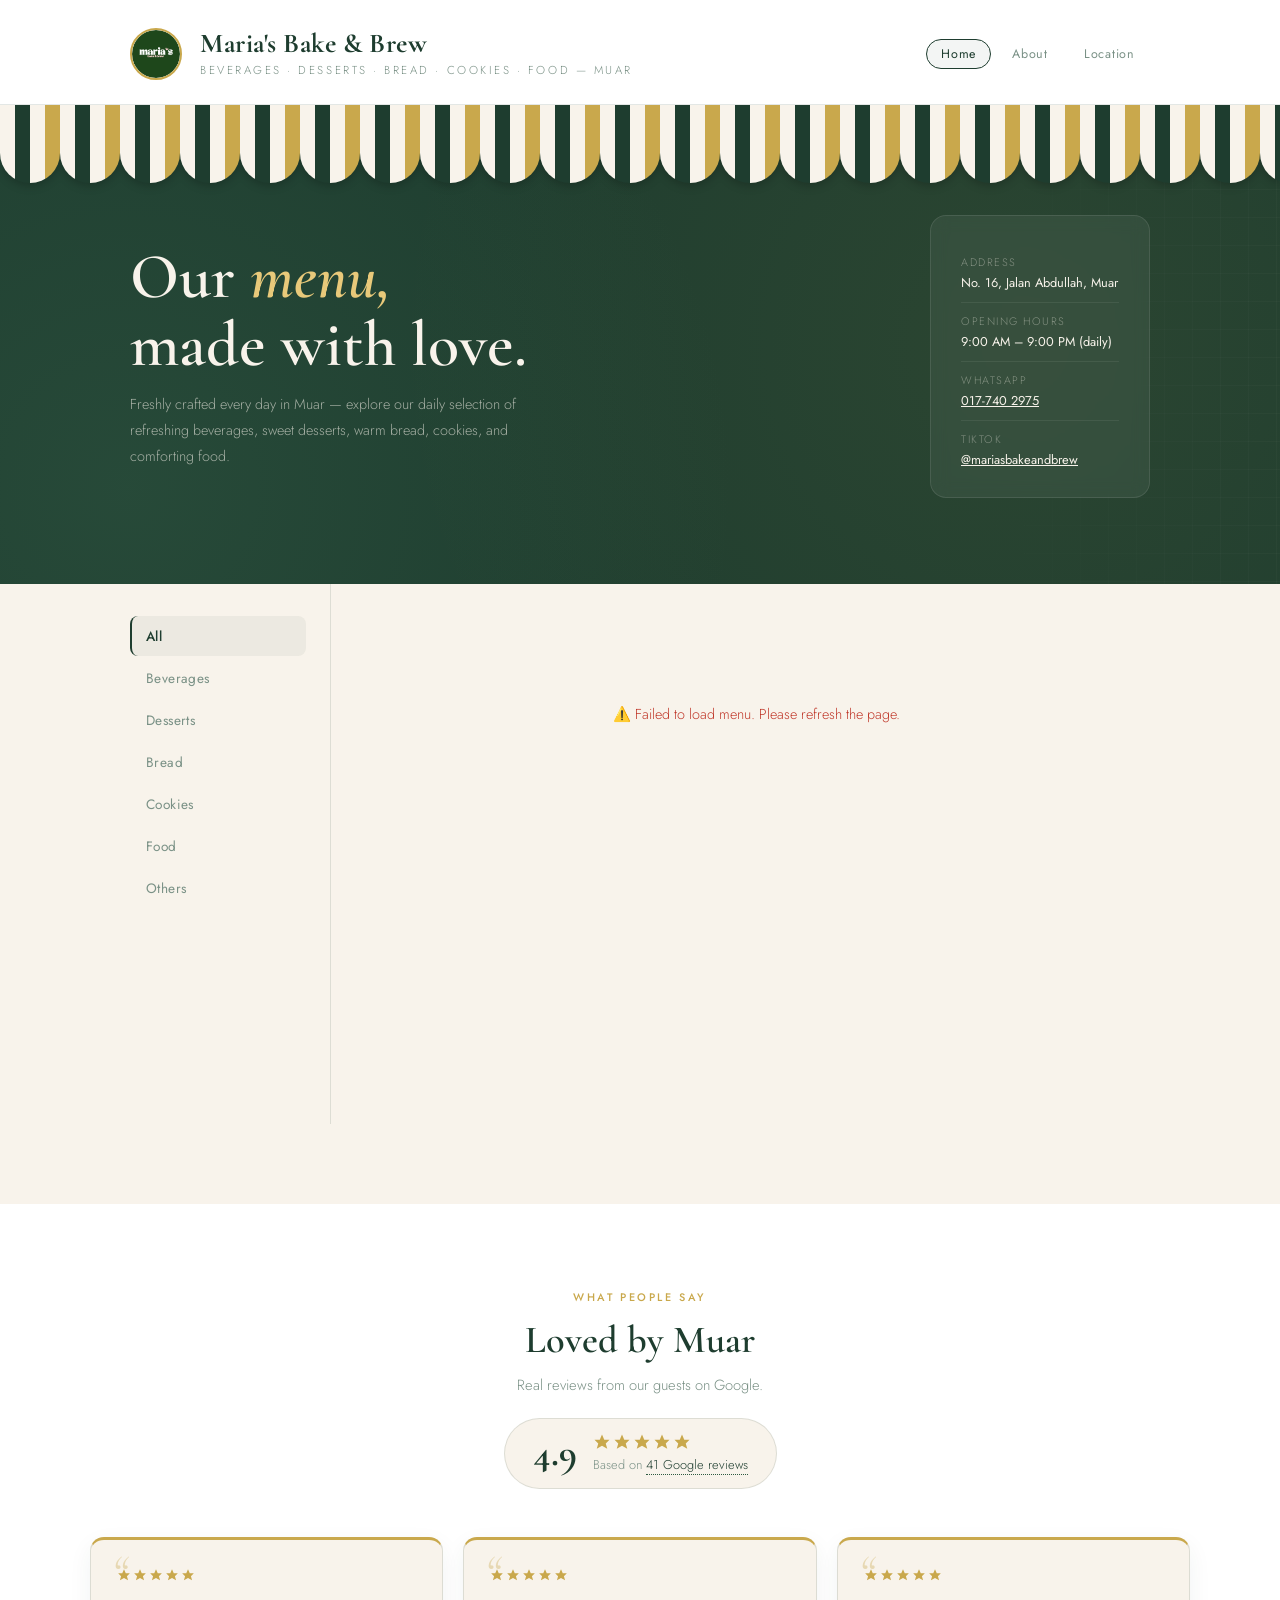
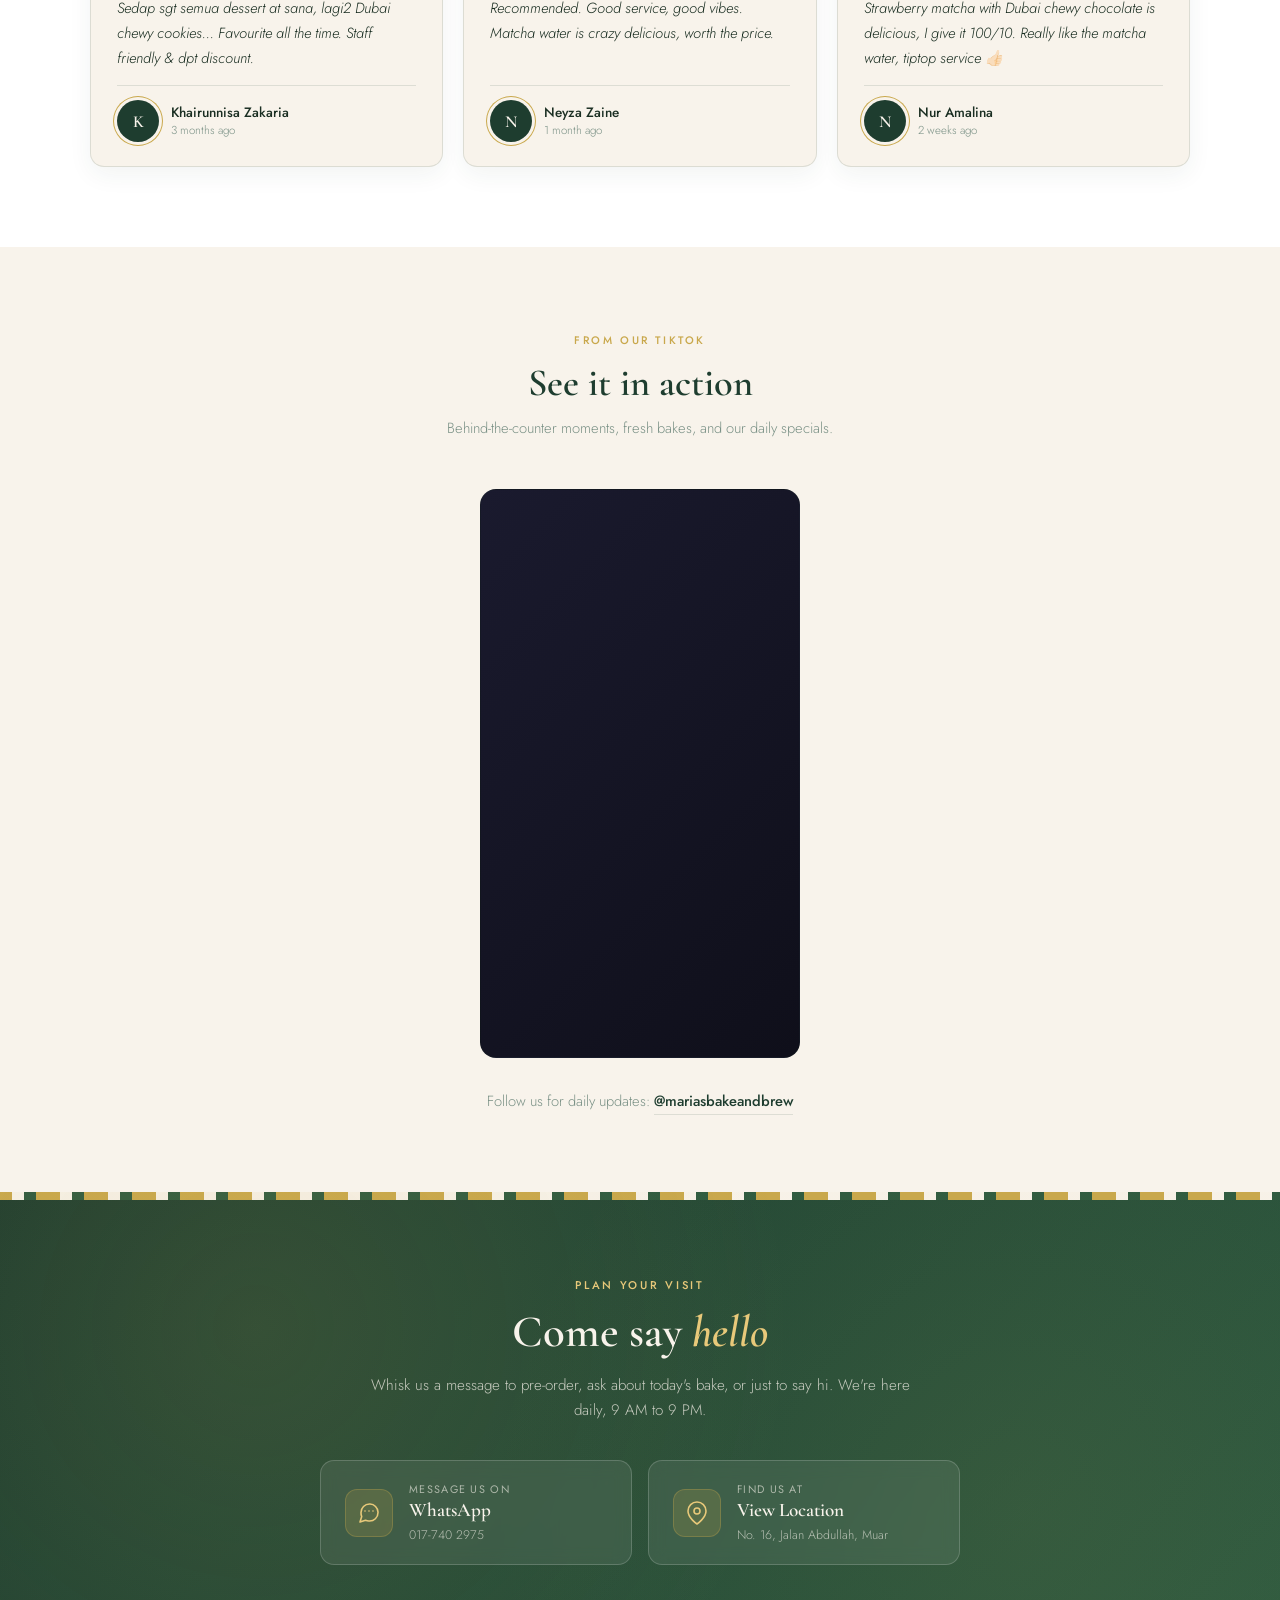
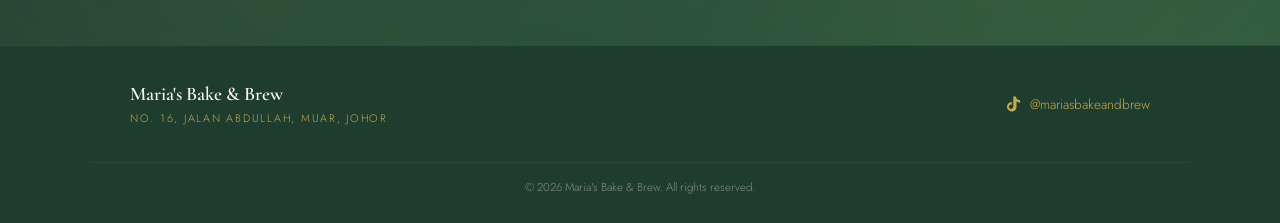
<file: index.html>
<!DOCTYPE html>
<html lang="en">
<head>
<meta charset="UTF-8">
<meta name="viewport" content="width=device-width, initial-scale=1.0">
<title>Maria's Bake & Brew — Café in Muar | Menu, Reviews & Location</title>
<meta name="description" content="Maria's Bake & Brew — beverages, desserts, bread, cookies & food in Muar. See our menu, read customer reviews, and find us at No. 16, Jalan Abdullah.">
<link rel="canonical" href="https://mariasbakeandbrew.my/">
<link rel="icon" type="image/x-icon" href="/favicon.ico">
<link rel="icon" type="image/png" sizes="32x32" href="/favicon-32.png">
<link rel="icon" type="image/png" sizes="16x16" href="/favicon-16.png">
<link rel="apple-touch-icon" sizes="180x180" href="/favicon-180.png">
<meta property="og:title" content="Maria's Bake & Brew — Café in Muar | Menu, Reviews & Location">
<meta property="og:description" content="Beverages, desserts, bread, cookies & food in Muar. Visit us at No. 16, Jalan Abdullah. Open daily 9 AM – 9 PM.">
<meta property="og:type" content="restaurant">
<meta property="og:url" content="https://mariasbakeandbrew.my/">
<meta property="og:locale" content="en_MY">
<meta property="og:image" content="https://mariasbakeandbrew.my/assets/og-image.jpg">
<meta property="og:image:width" content="1200">
<meta property="og:image:height" content="630">
<meta property="og:image:alt" content="Maria's Bake & Brew — café and bakery in Muar, Johor">
<meta name="twitter:card" content="summary_large_image">
<link rel="stylesheet" href="assets/style.css">
<link rel="stylesheet" href="assets/social-proof.css">
<link href="https://fonts.googleapis.com/css2?family=Cormorant+Garamond:ital,wght@0,400;0,600;0,700;1,400;1,600&family=Jost:wght@300;400;500&display=swap" rel="stylesheet">
<style>
  :root {
    --green-deep:   #1E3D2F;
    --green-mid:    #2D5A40;
    --green-light:  #4A7C5F;
    --cream:        #F8F3EB;
    --cream-dark:   #EDE5D4;
    --white:        #FFFFFF;
    --gold:         #C9A84C;
    --gold-light:   #E8C97A;
    --text-dark:    #1A2E22;
    --text-muted:   #7A9186;
    --card-border:  rgba(30,61,47,0.12);
  }

  * { margin: 0; padding: 0; box-sizing: border-box; }
  body { background: var(--cream); color: var(--text-dark); font-family: 'Jost', sans-serif; font-weight: 300; }

  header { background: var(--white); border-bottom: 1px solid var(--card-border); box-shadow: 0 2px 24px rgba(30,61,47,0.06); }
  .header-inner { max-width: 1100px; margin: 0 auto; padding: 28px 40px 24px; display: flex; justify-content: space-between; align-items: center; gap: 24px; }
  .logo-block { display: flex; align-items: center; gap: 18px; }
  .logo-icon { width: 52px; height: 52px; border-radius: 50%; overflow: hidden; flex-shrink: 0; border: 2px solid var(--gold); }
  .logo-icon img { width: 100%; height: 100%; object-fit: cover; object-position: center 30%; }
  .logo-text h1 { font-family: 'Cormorant Garamond', serif; font-size: 1.7rem; font-weight: 700; color: var(--green-deep); letter-spacing: 0.02em; line-height: 1; }
  .logo-text p { font-size: 0.72rem; color: var(--text-muted); letter-spacing: 0.22em; text-transform: uppercase; margin-top: 5px; }
  .header-right { display: flex; flex-direction: column; align-items: flex-end; gap: 10px; }
  .live-badge { display: flex; align-items: center; gap: 7px; background: var(--green-deep); color: var(--cream); padding: 7px 16px; border-radius: 100px; font-size: 0.72rem; letter-spacing: 0.1em; text-transform: uppercase; }
  .live-dot { width: 6px; height: 6px; background: #7FD99A; border-radius: 50%; animation: blink 2s infinite; }
  @keyframes blink { 0%,100%{opacity:1} 50%{opacity:0.3} }
  nav { display: flex; gap: 6px; }
  nav a { font-size: 0.78rem; color: var(--text-muted); text-decoration: none; padding: 5px 14px; border-radius: 100px; border: 1px solid transparent; letter-spacing: 0.06em; transition: all 0.2s; font-weight: 400; }
  nav a:hover, nav a.active { color: var(--green-deep); border-color: var(--green-deep); background: rgba(30,61,47,0.05); }

  .notice-bar { background: var(--gold); text-align: center; padding: 10px 20px; font-size: 0.78rem; letter-spacing: 0.08em; color: var(--green-deep); font-weight: 500; }
  .notice-bar span { opacity: 0.7; margin: 0 8px; }

  .hero { background: var(--green-deep); position: relative; overflow: hidden; padding-bottom: 30px; }
  .hero::before { content: ''; position: absolute; inset: 0; background-image: radial-gradient(circle at 80% 50%, rgba(201,168,76,0.08) 0%, transparent 60%), radial-gradient(circle at 10% 80%, rgba(74,124,95,0.2) 0%, transparent 50%); }
  .hero::after { content: ''; position: absolute; right: 0; top: 0; bottom: 0; width: 340px; background-image: linear-gradient(rgba(255,255,255,0.04) 1px, transparent 1px), linear-gradient(90deg, rgba(255,255,255,0.04) 1px, transparent 1px); background-size: 28px 28px; mask-image: linear-gradient(to left, rgba(0,0,0,0.6), transparent); }
  .hero-inner { max-width: 1100px; margin: 0 auto; padding: 110px 40px 56px; display: grid; grid-template-columns: 1fr auto; gap: 40px; align-items: center; position: relative; z-index: 1; }
  .hero-text h2 { font-family: 'Cormorant Garamond', serif; font-size: clamp(2.8rem, 5vw, 4.2rem); font-weight: 600; color: var(--cream); line-height: 1.05; }
  .hero-text h2 em { font-style: italic; color: var(--gold-light); }
  .hero-text p { color: rgba(248,243,235,0.6); margin-top: 14px; font-size: 0.9rem; line-height: 1.8; max-width: 420px; font-weight: 300; }
  .hero-meta { background: rgba(255,255,255,0.06); border: 1px solid rgba(255,255,255,0.1); border-radius: 16px; padding: 28px 30px; backdrop-filter: blur(8px); min-width: 220px; position: relative; z-index: 4; }
  .meta-row { padding: 10px 0; border-bottom: 1px solid rgba(255,255,255,0.07); font-size: 0.8rem; }
  .meta-row:last-child { border-bottom: none; padding-bottom: 0; }

  .meta-label { color: rgba(248,243,235,0.4); font-size: 0.68rem; letter-spacing: 0.14em; text-transform: uppercase; margin-bottom: 3px; }
  .meta-value { color: var(--cream); font-weight: 400; }
  .meta-value.open { color: #7FD99A; }
  .status-dot { display:inline-block; width:8px; height:8px; border-radius:50%; vertical-align:middle; margin-right:5px; margin-bottom:2px; }
  .open-dot { background:#7FD99A; box-shadow:0 0 0 0 rgba(127,217,154,0.6); animation:pulse-green 2s infinite; }
  .tutup-dot { background:#E07070; }
  @keyframes pulse-green { 0%{box-shadow:0 0 0 0 rgba(127,217,154,0.6)} 70%{box-shadow:0 0 0 7px rgba(127,217,154,0)} 100%{box-shadow:0 0 0 0 rgba(127,217,154,0)} }
  .meta-value.tutup { color: rgba(248,243,235,0.45); }

  /* Hero awning */
  .hero-awning {
    position: absolute;
    left: 0; right: 0; top: 0;
    width: 100%;
    height: 88px;
    display: block;
    z-index: 3;
    pointer-events: none;
    filter: drop-shadow(0 3px 4px rgba(0,0,0,0.2));
    background-repeat: repeat-x;
    background-size: 60px 88px;
    background-position: left top;
    background-image: url("data:image/svg+xml,%3Csvg xmlns='http://www.w3.org/2000/svg' width='60' height='88' viewBox='0 0 60 88'%3E%3Cdefs%3E%3Cpattern id='s' x='0' y='0' width='60' height='48' patternUnits='userSpaceOnUse'%3E%3Crect x='0' y='0' width='15' height='48' fill='%23F8F3EB'/%3E%3Crect x='15' y='0' width='15' height='48' fill='%231E3D2F'/%3E%3Crect x='30' y='0' width='15' height='48' fill='%23F8F3EB'/%3E%3Crect x='45' y='0' width='15' height='48' fill='%23C9A84C'/%3E%3C/pattern%3E%3C/defs%3E%3Cpath d='M0,0 L60,0 L60,48 A30,30 0 0 1 0,48 Z' fill='url(%23s)'/%3E%3C/svg%3E");
  }

  .filter-wrap { max-width: 1100px; margin: 0 auto; padding: 32px 40px 0; display: flex; gap: 8px; flex-wrap: wrap; }
  .ftab { padding: 8px 22px; border-radius: 100px; border: 1.5px solid var(--card-border); background: var(--white); cursor: pointer; font-family: 'Jost', sans-serif; font-size: 0.8rem; color: var(--text-muted); letter-spacing: 0.06em; transition: all 0.2s; font-weight: 400; }
  .ftab.active, .ftab:hover { background: var(--green-deep); color: var(--cream); border-color: var(--green-deep); }












  .menu-wrap { max-width: 1100px; margin: 0 auto; padding: 0 40px 80px; }
  .menu-section { display: none; scroll-margin-top: 60px; }
  .menu-section.has-items { display: block; }
  .sec-head { display: flex; align-items: center; gap: 20px; margin: 48px 0 24px; }
  .sec-title { font-family: 'Cormorant Garamond', serif; font-size: 1.8rem; font-weight: 600; color: var(--green-deep); white-space: nowrap; }
  .sec-line { flex: 1; height: 1px; background: linear-gradient(to right, var(--card-border), transparent); }
  .sec-count { font-size: 0.72rem; color: var(--text-muted); letter-spacing: 0.12em; text-transform: uppercase; white-space: nowrap; }
  .grid { display: grid; grid-template-columns: repeat(auto-fill, minmax(270px, 1fr)); gap: 18px; }

  .card { background: var(--white); border-radius: 14px; overflow: hidden; border: 1px solid var(--card-border); transition: transform 0.25s cubic-bezier(.2,.8,.3,1), box-shadow 0.25s; position: relative; }
  .card:hover { transform: translateY(-5px); box-shadow: 0 20px 48px rgba(30,61,47,0.1); }
  .card.sold { opacity: 0.55; }
  .card-img { height: 195px; display: flex; align-items: center; justify-content: center; font-size: 3.2rem; position: relative; overflow: hidden; }
  .card-img img { width: 100%; height: 100%; object-fit: cover; position: absolute; inset: 0; }

  .ci-minuman, .ci-dessert, .ci-roti, .ci-biskut, .ci-makanan, .ci-lain { background: #EDE5D4; }

  .ribbon { position: absolute; top: 12px; right: -30px; background: var(--text-dark); color: var(--cream); font-size: 0.6rem; letter-spacing: 0.1em; padding: 5px 38px; transform: rotate(45deg); text-transform: uppercase; font-weight: 500; z-index: 1; }

  .ribbon-signature {
    position: absolute;
    top: 14px;
    left: -44px;
    background: var(--gold);
    color: var(--green-deep);
    font-family: 'Jost', sans-serif;
    font-size: 0.60rem;
    font-weight: 600;
    letter-spacing: 0.12em;
    text-transform: uppercase;
    padding: 5px 40px;
    transform: rotate(-45deg);
    transform-origin: center;
    z-index: 2;
    box-shadow: 0 2px 6px rgba(0,0,0,0.15);
    pointer-events: none;
  }
  .ribbon-signature::after {
    content: '';
    position: absolute;
    top: 100%;
    left: 0;
    border: 4px solid transparent;
    border-top-color: #8a7330;
    border-right-color: #8a7330;
  }
  .card-body { padding: 18px 20px 20px; display: flex; flex-direction: column; flex: 1; }
  .card-body h4 { font-family: 'Cormorant Garamond', serif; font-size: 1.15rem; font-weight: 600; color: var(--green-deep); line-height: 1.2; }
  .card-body p { font-size: 0.8rem; color: var(--text-muted); margin-top: 5px; line-height: 1.6; font-weight: 300; }
  .card-foot { display: flex; justify-content: space-between; align-items: center; margin-top: 14px; }
  .price { font-family: 'Cormorant Garamond', serif; font-size: 1.3rem; font-weight: 700; color: var(--green-deep); }

  .ornament-divider { text-align: center; color: var(--gold); font-size: 0.9rem; letter-spacing: 0.3em; margin: 12px 0 0; opacity: 0.6; }

  .loading-state { text-align: center; padding: 80px 20px; color: var(--text-muted); font-size: 0.9rem; }
  .loading-spinner { width: 32px; height: 32px; border: 2px solid var(--card-border); border-top-color: var(--green-deep); border-radius: 50%; animation: spin 0.8s linear infinite; margin: 0 auto 16px; }
  @keyframes spin { to { transform: rotate(360deg); } }

  footer { background: var(--green-deep); color: rgba(248,243,235,0.55); }
  .footer-inner { max-width: 1100px; margin: 0 auto; padding: 36px 40px; display: flex; justify-content: space-between; align-items: center; gap: 24px; font-size: 0.8rem; }
  .footer-logo { font-family: 'Cormorant Garamond', serif; font-size: 1.2rem; color: var(--cream); font-weight: 600; }
  .footer-logo span { display: block; font-family: 'Jost', sans-serif; font-size: 0.68rem; color: var(--gold); letter-spacing: 0.16em; text-transform: uppercase; margin-top: 4px; font-weight: 300; }
  footer a { color: var(--gold); text-decoration: none; }

  

  

  /* ═══════════════════════════════════
     MOBILE — Starbucks-style horizontal scroll
     ═══════════════════════════════════ */
  


  /* ═══════════════════════════════════
     SIDEBAR MENU LAYOUT
     ═══════════════════════════════════ */

  /* Remove old filter-wrap */
  .filter-wrap { display: none; }

  .menu-content {
    min-width: 0;
    overflow: hidden;
    border-left: 1px solid var(--card-border);
    padding-left: 32px;
    padding-top: 0;
  }

  /* Main layout */
  .menu-layout {
    max-width: 1100px;
    margin: 0 auto;
    display: grid;
    grid-template-columns: 200px 1fr;
    gap: 0;
    padding: 0 40px 80px;
    align-items: start;
  }

  /* Sidebar */
  .sidebar {
    position: sticky;
    top: 20px;
    padding-right: 24px;
    padding-top: 32px;
  }
  .sidebar-inner {
    display: flex;
    flex-direction: column;
    gap: 2px;
  }
  .scat {
    text-align: left;
    background: none;
    border: none;
    padding: 10px 14px;
    font-family: 'Jost', sans-serif;
    font-size: 0.85rem;
    font-weight: 400;
    color: var(--text-muted);
    cursor: pointer;
    border-radius: 8px;
    transition: all 0.2s;
    letter-spacing: 0.03em;
    border-left: 2px solid transparent;
    width: 100%;
  }
  .scat:hover { color: var(--green-deep); background: rgba(30,61,47,0.04); }
  .scat.active {
    color: var(--green-deep);
    font-weight: 500;
    border-left: 2px solid var(--green-deep);
    background: rgba(30,61,47,0.05);
  }

  /* Menu content area */
  .menu-wrap {
    padding: 0;
    border-left: none;
    min-height: 60vh;
  }
  .sec-head { margin: 32px 0 18px; }
  .sec-head:first-of-type { margin-top: 32px; }

  /* Grid — 3 col on desktop */
  .grid {
    display: grid !important;
    grid-template-columns: repeat(auto-fill, minmax(200px, 1fr));
    gap: 16px;
    overflow: visible;
    padding: 0;
    flex-direction: unset;
  }
  .card {
    width: auto;
    flex-shrink: unset;
  }

  /* ═══════════════════════════════════
     MOBILE
     ═══════════════════════════════════ */
  



  /* ── Price variants (hot/iced) ── */
  .price-variants {
    display: flex;
    flex-direction: column;
    gap: 2px;
    margin: 0;
    min-height: 2.8em;
  }
  .pv-hot, .pv-iced {
    font-family: 'Cormorant Garamond', serif;
    font-size: 1.05rem;
    font-weight: 600;
    display: flex;
    align-items: center;
    gap: 3px;
    line-height: 1.3;
  }
  .pv-hot { color: #8B4513; }
  .pv-hot svg { color: #8B4513; }
  .pv-iced { color: #2C6E8A; }
  .pv-iced svg { color: #2C6E8A; }

  /* Modal price variants */
  .modal-price {
    display: flex;
    flex-direction: column;
    gap: 6px;
  }
  .mpv-hot, .mpv-iced {
    font-family: 'Cormorant Garamond', serif;
    font-size: 1.4rem;
    font-weight: 700;
    display: flex;
    align-items: center;
    gap: 6px;
  }
  .mpv-hot { color: #8B4513; }
  .mpv-hot svg { color: #8B4513; width:16px; height:16px; }
  .mpv-iced { color: #2C6E8A; }
  .mpv-iced svg { color: #2C6E8A; width:16px; height:16px; }

  /* ═══════════════════════════════════
     SPECIAL CAROUSEL
     ═══════════════════════════════════ */
  .special-wrap {
    margin: 32px 0 0;
    display: none;
    user-select: none;
  }
  .special-carousel {
    position: relative;
    border: 1.5px solid var(--gold);
    border-radius: 16px;
    overflow: hidden;
    background: linear-gradient(135deg, rgba(201,168,76,0.06), rgba(201,168,76,0.02));
    cursor: pointer;
  }
  .sp-slide {
    display: none;
    padding: 20px 24px 24px;
    position: relative;
    animation: none;
  }
  .sp-slide.active {
    display: block;
  }
  .sp-slide.slide-in-right {
    animation: slideInRight 0.35s cubic-bezier(.25,.8,.25,1) forwards;
  }
  .sp-slide.slide-in-left {
    animation: slideInLeft 0.35s cubic-bezier(.25,.8,.25,1) forwards;
  }
  .sp-slide.slide-out-left {
    animation: slideOutLeft 0.35s cubic-bezier(.25,.8,.25,1) forwards;
    visibility: hidden;
  }
  .sp-slide.slide-out-right {
    animation: slideOutRight 0.35s cubic-bezier(.25,.8,.25,1) forwards;
    visibility: hidden;
  }
  @keyframes slideInRight {
    from { opacity: 0; transform: translateX(40px); }
    to   { opacity: 1; transform: translateX(0); }
  }
  @keyframes slideInLeft {
    from { opacity: 0; transform: translateX(-40px); }
    to   { opacity: 1; transform: translateX(0); }
  }
  @keyframes slideOutLeft {
    from { opacity: 1; transform: translateX(0); }
    to   { opacity: 0; transform: translateX(-40px); }
  }
  @keyframes slideOutRight {
    from { opacity: 1; transform: translateX(0); }
    to   { opacity: 0; transform: translateX(40px); }
  }
  .sp-banner-label {
    font-size: 0.62rem;
    letter-spacing: 0.18em;
    color: var(--gold);
    font-weight: 500;
    text-align: center;
    margin-bottom: 14px;
  }
  .sp-banner-inner {
    display: flex;
    align-items: center;
    gap: 20px;
  }
  .sp-banner-img {
    width: 140px;
    height: 140px;
    flex-shrink: 0;
    border-radius: 12px;
    overflow: hidden;
    display: flex;
    align-items: center;
    justify-content: center;
    background: var(--cream-dark);
  }
  .sp-banner-img img { width: 100%; height: 100%; object-fit: cover; }
  .sp-emoji { font-size: 2.8rem; }
  .sp-banner-info { flex: 1; min-width: 0; }
  .sp-nama {
    font-family: 'Cormorant Garamond', serif;
    font-size: 1.65rem;
    font-weight: 600;
    color: var(--green-deep);
    margin-bottom: 6px;
    line-height: 1.2;
  }
  .sp-desc {
    font-size: 0.9rem;
    color: var(--text-muted);
    line-height: 1.6;
    margin-bottom: 12px;
    display: -webkit-box;
    -webkit-line-clamp: 2;
    -webkit-box-orient: vertical;
    overflow: hidden;
  }
  .sp-price-row { display: flex; flex-wrap: wrap; gap: 10px; align-items: baseline; }
  .sp-pv {
    font-family: 'Cormorant Garamond', serif;
    font-size: 1.15rem;
    font-weight: 700;
    display: flex;
    align-items: center;
    gap: 4px;
  }
  .sp-pv.hot-pv { color: #8B4513; }
  .sp-pv.hot-pv svg { color: #8B4513; }
  .sp-pv.ice-pv { color: #2C6E8A; }
  .sp-pv.ice-pv svg { color: #2C6E8A; }
  .sp-harga {
    font-family: 'Cormorant Garamond', serif;
    font-size: 1.6rem;
    font-weight: 700;
    color: var(--green-deep);
  }
  .sp-asal {
    font-size: 0.85rem;
    color: var(--text-muted);
    text-decoration: line-through;
  }

  /* Arrow buttons */
  .special-carousel-wrap {
    position: relative;
    display: flex;
    align-items: stretch;
  }
  .sp-arrow {
    flex-shrink: 0;
    width: 40px;
    background: none;
    border: none;
    color: var(--gold);
    font-size: 1.2rem;
    cursor: pointer;
    opacity: 0;
    transition: opacity 0.2s, color 0.2s;
    display: flex;
    align-items: center;
    justify-content: center;
  }
  .special-carousel-wrap:hover .sp-arrow { opacity: 1; }
  .sp-arrow:hover { color: var(--green-deep); }
  .special-carousel-wrap .special-carousel { flex: 1; min-width: 0; }

  /* Dots */
  .special-dots {
    display: flex;
    justify-content: center;
    gap: 6px;
    margin-top: 10px;
  }
  .sp-dot {
    width: 6px; height: 6px;
    border-radius: 50%;
    background: var(--card-border);
    border: none;
    cursor: pointer;
    padding: 0;
    transition: background 0.2s, width 0.2s;
  }
  .sp-dot.active { background: var(--gold); width: 18px; border-radius: 3px; }

  @media (max-width: 720px) {
    .sp-slide { padding: 14px 16px; }
    .sp-banner-img { width: 90px; height: 90px; }
    .sp-nama { font-size: 1.2rem; }
    .sp-pv { font-size: 1rem; }
    .sp-harga { font-size: 1.2rem; }
    .sp-desc { display: none; }
    .sp-arrow { display: none; }
  }

  /* ═══ MODAL ═══ */
  .modal-overlay {
    display: none;
    position: fixed;
    inset: 0;
    background: rgba(0,0,0,0.5);
    z-index: 1000;
    align-items: center;
    justify-content: center;
    padding: 20px;
    backdrop-filter: blur(4px);
  }
  .modal-overlay.open { display: flex; }
  .modal-box {
    background: var(--white);
    border-radius: 20px;
    width: 100%;
    max-width: 420px;
    max-height: 90vh;
    overflow-y: auto;
    position: relative;
    box-shadow: 0 32px 80px rgba(0,0,0,0.2);
    animation: modalIn 0.25s cubic-bezier(.2,.8,.3,1);
  }
  @keyframes modalIn {
    from { opacity:0; transform: scale(0.94) translateY(10px); }
    to   { opacity:1; transform: scale(1) translateY(0); }
  }
  .modal-close {
    position: absolute;
    top: 12px;
    right: 12px;
    background: rgba(255,255,255,0.92);
    border: none;
    width: 36px; height: 36px;
    border-radius: 50%;
    font-size: 0.85rem;
    cursor: pointer;
    color: var(--text-dark);
    z-index: 20;
    display: flex; align-items: center; justify-content: center;
    box-shadow: 0 2px 10px rgba(0,0,0,0.15);
    backdrop-filter: blur(4px);
  }
  .modal-close:hover { background: var(--white); }
  .modal-img-wrap {
    height: 260px;
    display: flex;
    align-items: center;
    justify-content: center;
    font-size: 4rem;
    border-radius: 20px 20px 0 0;
    overflow: hidden;
    background: var(--cream-dark);
  }
  .modal-img-wrap img {
    width: 100%; height: 100%;
    object-fit: cover;
  }
  .modal-body { padding: 24px 28px 28px; }
  .modal-tag {
    font-size: 0.68rem;
    letter-spacing: 0.14em;
    text-transform: uppercase;
    color: var(--text-muted);
    margin-bottom: 8px;
  }
  .modal-nama {
    font-family: 'Cormorant Garamond', serif;
    font-size: 1.6rem;
    font-weight: 600;
    color: var(--green-deep);
    line-height: 1.2;
    margin-bottom: 10px;
  }
  .modal-desc {
    font-size: 0.88rem;
    color: #3A5040;
    line-height: 1.8;
    margin-bottom: 20px;
  }
  .modal-foot {
    display: flex;
    justify-content: space-between;
    align-items: center;
    padding-top: 16px;
    border-top: 1px solid var(--card-border);
  }
  .modal-price {
    font-family: 'Cormorant Garamond', serif;
    font-size: 1.6rem;
    font-weight: 700;
    color: var(--green-deep);
  }
  .modal-avail {
    font-size: 0.72rem;
    letter-spacing: 0.08em;
    text-transform: uppercase;
    padding: 5px 14px;
    border-radius: 100px;
    font-weight: 500;
  }
  .modal-avail.ada { background: rgba(30,61,47,0.08); color: var(--green-mid); }
  .modal-avail.habis { background: rgba(120,100,80,0.1); color: #8A7060; }

  /* Card clickable */
  .card { cursor: pointer; }

  /* ── Mobile (≤720px) ── */
  @media (max-width: 720px) {
    .header-inner { flex-wrap: wrap; padding-left: 16px; padding-right: 16px; }
    .hero-inner { grid-template-columns: 1fr; padding-left: 16px; padding-right: 16px; }
    .hero-meta {
      display: grid; grid-template-columns: 1fr 1fr;
      min-width: unset; padding: 0; margin: 16px 0 0; border-radius: 12px;
    }
    .meta-row { padding: 12px 14px; border-bottom: 1px solid rgba(255,255,255,0.07); }
    .meta-row:nth-child(odd) { border-right: 1px solid rgba(255,255,255,0.07); }
    .meta-row:last-child, .meta-row:nth-last-child(2) { border-bottom: none; }

    /* Sidebar kekal kiri — kecilkan je */
    .menu-layout { padding: 0 12px 60px; grid-template-columns: 120px 1fr; gap: 0; }
    .sidebar { padding-top: 20px; padding-right: 10px; }
    .scat { font-size: 0.75rem; padding: 8px 8px; }
    .menu-content { padding-left: 12px; }
    .sec-head { margin: 20px 0 12px; }
    .grid { grid-template-columns: repeat(2, 1fr) !important; gap: 8px; }
    .card-img { height: 110px; }
    .card-body { padding: 8px 10px 10px; }
    .card-body h4 { font-size: 0.78rem; }
    .card-body p { display: none; }
    .price { font-size: 0.88rem; }
  }

</style>
</head>
<body>



<header>
  <div class="header-inner">
    <div class="logo-block">
      <div class="logo-icon">
        <img src="[data-uri]" alt="Maria's Bake & Brew" style="width:100%;height:100%;object-fit:cover;border-radius:50%;">
      </div>
      <div class="logo-text">
        <h1>Maria's Bake & Brew</h1>
        <p id="cms-tagline">Beverages · Desserts · Bread · Cookies · Food — Muar</p>
      </div>
    </div>
    <div class="header-right">
      <nav>
        <a href="index.html" class="active" aria-current="page">Home</a>
        <a href="tentang-kami.html">About</a>
        <a href="lokasi.html">Location</a>
      </nav>
    </div>
  </div>
</header>

<div class="hero">
  <div class="hero-inner">
    <div class="hero-text">
      <h2>Our <em>menu,</em><br>made with love.</h2>
      <p id="cms-notis">Freshly crafted every day in Muar — explore our daily selection of refreshing beverages, sweet desserts, warm bread, cookies, and comforting food.</p>
    </div>
    <div class="hero-meta">
      <div class="meta-row">
        <div class="meta-label">Address</div>
        <div class="meta-value">No. 16, Jalan Abdullah, Muar</div>
      </div>
      <div class="meta-row">
        <div class="meta-label">Opening Hours</div>
        <div class="meta-value">9:00 AM – 9:00 PM (daily)</div>
      </div>
      <div class="meta-row">
        <div class="meta-label">WhatsApp</div>
        <div class="meta-value"><a href="https://wa.me/60177402975" target="_blank" rel="noopener noreferrer" style="color:inherit;text-decoration:underline">017-740 2975</a></div>
      </div>
      <div class="meta-row">
        <div class="meta-label">TikTok</div>
        <div class="meta-value"><a href="https://www.tiktok.com/@mariasbakeandbrew" target="_blank" rel="noopener noreferrer" style="color:inherit;text-decoration:underline">@mariasbakeandbrew</a></div>
      </div>
    </div>
  </div>
  <div class="hero-awning" aria-hidden="true"></div>
</div>



<div class="menu-layout">

  <!-- SIDEBAR CATEGORIES -->
  <div class="sidebar" id="sidebar">
    <div class="sidebar-inner">
      <button class="scat active" data-filter="semua">All</button>
      <button class="scat" data-filter="minuman">Beverages</button>
      <button class="scat" data-filter="dessert">Desserts</button>
      <button class="scat" data-filter="roti">Bread</button>
      <button class="scat" data-filter="biskut">Cookies</button>
      <button class="scat" data-filter="makanan">Food</button>
      <button class="scat" data-filter="lain">Others</button>
    </div>
  </div>

  <!-- CONTENT -->
  <div class="menu-content">

<div class="special-wrap" id="special-wrap">
  <div class="special-carousel-wrap">
    <button class="sp-arrow sp-prev" id="sp-prev" onclick="goSlide(window._spCurrent - 1)">&#8592;</button>
    <div class="special-carousel" id="special-carousel"></div>
    <button class="sp-arrow sp-next" id="sp-next" onclick="goSlide(window._spCurrent + 1)">&#8594;</button>
  </div>
  <div class="special-dots" id="special-dots"></div>
</div>

<div class="menu-wrap">

  <div class="loading-state" id="loading-state">
    <div class="loading-spinner"></div>
    Loading menu...
  </div>

  <div class="menu-section" id="section-minuman">
    <div class="sec-head"><div class="sec-title">🥤 Beverages</div><div class="sec-line"></div><div class="sec-count" id="count-minuman"></div></div>
    <div class="grid" id="grid-minuman"></div>
    <div class="ornament-divider">✦ &nbsp; ✦ &nbsp; ✦</div>
  </div>

  <div class="menu-section" id="section-dessert">
    <div class="sec-head"><div class="sec-title">🍰 Desserts</div><div class="sec-line"></div><div class="sec-count" id="count-dessert"></div></div>
    <div class="grid" id="grid-dessert"></div>
    <div class="ornament-divider">✦ &nbsp; ✦ &nbsp; ✦</div>
  </div>

  <div class="menu-section" id="section-roti">
    <div class="sec-head"><div class="sec-title">🍞 Bread</div><div class="sec-line"></div><div class="sec-count" id="count-roti"></div></div>
    <div class="grid" id="grid-roti"></div>
    <div class="ornament-divider">✦ &nbsp; ✦ &nbsp; ✦</div>
  </div>

  <div class="menu-section" id="section-biskut">
    <div class="sec-head"><div class="sec-title">🍪 Cookies</div><div class="sec-line"></div><div class="sec-count" id="count-biskut"></div></div>
    <div class="grid" id="grid-biskut"></div>
    <div class="ornament-divider">✦ &nbsp; ✦ &nbsp; ✦</div>
  </div>

  <div class="menu-section" id="section-makanan">
    <div class="sec-head"><div class="sec-title">🍱 Food</div><div class="sec-line"></div><div class="sec-count" id="count-makanan"></div></div>
    <div class="grid" id="grid-makanan"></div>
    <div class="ornament-divider">✦ &nbsp; ✦ &nbsp; ✦</div>
  </div>

  <div class="menu-section" id="section-lain">
    <div class="sec-head"><div class="sec-title">✨ Others</div><div class="sec-line"></div><div class="sec-count" id="count-lain"></div></div>
    <div class="grid" id="grid-lain"></div>
  </div>

</div>
  </div><!-- end menu-content -->
</div><!-- end menu-layout -->

<!-- ═══ GOOGLE REVIEWS ═══ -->
<section class="sp-section" id="reviews" style="background: var(--white);">
  <div class="sp-section-head">
    <span class="sp-eyebrow">What People Say</span>
    <h2 class="sp-title">Loved by Muar</h2>
    <p class="sp-subtitle">Real reviews from our guests on Google.</p>
    <div class="reviews-rating" id="reviews-rating">
      <div class="reviews-rating-score" data-field="score">4.9</div>
      <div>
        <div class="reviews-rating-stars" data-field="stars" aria-label="4.9 out of 5 stars">
          <svg width="18" height="18" viewBox="0 0 24 24" fill="currentColor"><polygon points="12 2 15 9 22 9 17 14 19 21 12 17 5 21 7 14 2 9 9 9"/></svg>
          <svg width="18" height="18" viewBox="0 0 24 24" fill="currentColor"><polygon points="12 2 15 9 22 9 17 14 19 21 12 17 5 21 7 14 2 9 9 9"/></svg>
          <svg width="18" height="18" viewBox="0 0 24 24" fill="currentColor"><polygon points="12 2 15 9 22 9 17 14 19 21 12 17 5 21 7 14 2 9 9 9"/></svg>
          <svg width="18" height="18" viewBox="0 0 24 24" fill="currentColor"><polygon points="12 2 15 9 22 9 17 14 19 21 12 17 5 21 7 14 2 9 9 9"/></svg>
          <svg width="18" height="18" viewBox="0 0 24 24" fill="currentColor"><polygon points="12 2 15 9 22 9 17 14 19 21 12 17 5 21 7 14 2 9 9 9"/></svg>
        </div>
        <div class="reviews-rating-meta" data-field="meta">Based on <a href="https://www.google.com/search?kgmid=%2Fg%2F11n457czs0&hl=en-MY&q=Maria%27s%20Bake%20and%20Brew%20%28MSBB%29" target="_blank" rel="noopener noreferrer">41 Google reviews</a></div>
      </div>
    </div>
  </div>
  <div class="reviews-grid" id="reviews-grid">
    <article class="review-card" data-review>
      <div class="review-stars" aria-label="5 out of 5 stars">
        <svg width="14" height="14" viewBox="0 0 24 24" fill="currentColor"><polygon points="12 2 15 9 22 9 17 14 19 21 12 17 5 21 7 14 2 9 9 9"/></svg>
        <svg width="14" height="14" viewBox="0 0 24 24" fill="currentColor"><polygon points="12 2 15 9 22 9 17 14 19 21 12 17 5 21 7 14 2 9 9 9"/></svg>
        <svg width="14" height="14" viewBox="0 0 24 24" fill="currentColor"><polygon points="12 2 15 9 22 9 17 14 19 21 12 17 5 21 7 14 2 9 9 9"/></svg>
        <svg width="14" height="14" viewBox="0 0 24 24" fill="currentColor"><polygon points="12 2 15 9 22 9 17 14 19 21 12 17 5 21 7 14 2 9 9 9"/></svg>
        <svg width="14" height="14" viewBox="0 0 24 24" fill="currentColor"><polygon points="12 2 15 9 22 9 17 14 19 21 12 17 5 21 7 14 2 9 9 9"/></svg>
      </div>
      <p class="review-text" data-field="text">Sedap sgt semua dessert at sana, lagi2 Dubai chewy cookies... Favourite all the time. Staff friendly &amp; dpt discount.</p>
      <div class="review-author">
        <div class="review-avatar" data-field="initial">K</div>
        <div>
          <div class="review-name" data-field="name">Khairunnisa Zakaria</div>
          <div class="review-date" data-field="date">3 months ago</div>
        </div>
      </div>
    </article>
    <article class="review-card" data-review>
      <div class="review-stars" aria-label="5 out of 5 stars">
        <svg width="14" height="14" viewBox="0 0 24 24" fill="currentColor"><polygon points="12 2 15 9 22 9 17 14 19 21 12 17 5 21 7 14 2 9 9 9"/></svg>
        <svg width="14" height="14" viewBox="0 0 24 24" fill="currentColor"><polygon points="12 2 15 9 22 9 17 14 19 21 12 17 5 21 7 14 2 9 9 9"/></svg>
        <svg width="14" height="14" viewBox="0 0 24 24" fill="currentColor"><polygon points="12 2 15 9 22 9 17 14 19 21 12 17 5 21 7 14 2 9 9 9"/></svg>
        <svg width="14" height="14" viewBox="0 0 24 24" fill="currentColor"><polygon points="12 2 15 9 22 9 17 14 19 21 12 17 5 21 7 14 2 9 9 9"/></svg>
        <svg width="14" height="14" viewBox="0 0 24 24" fill="currentColor"><polygon points="12 2 15 9 22 9 17 14 19 21 12 17 5 21 7 14 2 9 9 9"/></svg>
      </div>
      <p class="review-text" data-field="text">Recommended. Good service, good vibes. Matcha water is crazy delicious, worth the price.</p>
      <div class="review-author">
        <div class="review-avatar" data-field="initial">N</div>
        <div>
          <div class="review-name" data-field="name">Neyza Zaine</div>
          <div class="review-date" data-field="date">1 month ago</div>
        </div>
      </div>
    </article>
    <article class="review-card" data-review>
      <div class="review-stars" aria-label="5 out of 5 stars">
        <svg width="14" height="14" viewBox="0 0 24 24" fill="currentColor"><polygon points="12 2 15 9 22 9 17 14 19 21 12 17 5 21 7 14 2 9 9 9"/></svg>
        <svg width="14" height="14" viewBox="0 0 24 24" fill="currentColor"><polygon points="12 2 15 9 22 9 17 14 19 21 12 17 5 21 7 14 2 9 9 9"/></svg>
        <svg width="14" height="14" viewBox="0 0 24 24" fill="currentColor"><polygon points="12 2 15 9 22 9 17 14 19 21 12 17 5 21 7 14 2 9 9 9"/></svg>
        <svg width="14" height="14" viewBox="0 0 24 24" fill="currentColor"><polygon points="12 2 15 9 22 9 17 14 19 21 12 17 5 21 7 14 2 9 9 9"/></svg>
        <svg width="14" height="14" viewBox="0 0 24 24" fill="currentColor"><polygon points="12 2 15 9 22 9 17 14 19 21 12 17 5 21 7 14 2 9 9 9"/></svg>
      </div>
      <p class="review-text" data-field="text">Strawberry matcha with Dubai chewy chocolate is delicious, I give it 100/10. Really like the matcha water, tiptop service 👍🏻</p>
      <div class="review-author">
        <div class="review-avatar" data-field="initial">N</div>
        <div>
          <div class="review-name" data-field="name">Nur Amalina</div>
          <div class="review-date" data-field="date">2 weeks ago</div>
        </div>
      </div>
    </article>
  </div>
</section>

<!-- ═══ TIKTOK VIDEOS ═══ -->
<section class="sp-section" id="tiktok" style="background: var(--cream);">
  <div class="sp-section-head">
    <span class="sp-eyebrow">From Our TikTok</span>
    <h2 class="sp-title">See it in action</h2>
    <p class="sp-subtitle">Behind-the-counter moments, fresh bakes, and our daily specials.</p>
  </div>
  <div class="tiktok-grid" id="tiktok-grid">
    <div class="tiktok-card" data-tiktok data-url="https://www.tiktok.com/@mariasbakeandbrew/video/7607745032698793236">
      <div class="tiktok-placeholder">
        <div class="tiktok-placeholder-icon">TIKTOK</div>
        <div class="tiktok-placeholder-text">Loading video…</div>
      </div>
    </div>
  </div>
  <div class="tiktok-handle">
    Follow us for daily updates: <a href="https://www.tiktok.com/@mariasbakeandbrew" target="_blank" rel="noopener noreferrer">@mariasbakeandbrew</a>
  </div>
</section>

<!-- ═══ CTA SECTION ═══ -->
<section class="cta-section">
  <div class="cta-inner">
    <span class="cta-eyebrow">Plan Your Visit</span>
    <h2 class="cta-title">Come say <em>hello</em></h2>
    <p class="cta-text">Whisk us a message to pre-order, ask about today's bake, or just to say hi. We're here daily, 9 AM to 9 PM.</p>
    <div class="cta-buttons">
      <a href="https://wa.me/60177402975?text=Hi%20Maria's!" target="_blank" rel="noopener noreferrer" class="cta-btn">
        <div class="cta-btn-icon">
          <svg viewBox="0 0 24 24" aria-hidden="true">
            <path d="M21 11.5a8.38 8.38 0 0 1-9 8.5 8.5 8.5 0 0 1-3.5-.7L3 21l1.7-5.5A8.38 8.38 0 0 1 4 11.5a8.5 8.5 0 0 1 8.5-8.5h.5a8.38 8.38 0 0 1 8 8v.5Z"/>
            <path d="M8 10h.01M12 10h.01M16 10h.01"/>
          </svg>
        </div>
        <div class="cta-btn-text">
          <span class="cta-btn-label">Message us on</span>
          <span class="cta-btn-name">WhatsApp</span>
          <span class="cta-btn-sub">017-740 2975</span>
        </div>
      </a>
      <a href="lokasi.html" class="cta-btn">
        <div class="cta-btn-icon">
          <svg viewBox="0 0 24 24" aria-hidden="true">
            <path d="M21 10c0 7-9 13-9 13s-9-6-9-13a9 9 0 0 1 18 0z"/>
            <circle cx="12" cy="10" r="3"/>
          </svg>
        </div>
        <div class="cta-btn-text">
          <span class="cta-btn-label">Find us at</span>
          <span class="cta-btn-name">View Location</span>
          <span class="cta-btn-sub">No. 16, Jalan Abdullah, Muar</span>
        </div>
      </a>
    </div>
  </div>
</section>

<footer>
  <div class="footer-inner">
    <div class="footer-logo">
      Maria's Bake & Brew
      <span>No. 16, Jalan Abdullah, Muar, Johor</span>
    </div>
    <a href="https://www.tiktok.com/@mariasbakeandbrew" class="footer-social" target="_blank" rel="noopener noreferrer">
      <svg width="18" height="18" viewBox="0 0 24 24" fill="currentColor"><path d="M19.59 6.69a4.83 4.83 0 0 1-3.77-4.25V2h-3.45v13.67a2.89 2.89 0 0 1-5.2 1.74 2.89 2.89 0 0 1 2.31-4.64 2.93 2.93 0 0 1 .88.13V9.4a6.84 6.84 0 0 0-1-.05A6.33 6.33 0 0 0 5.8 20.1a6.34 6.34 0 0 0 10.86-4.43V8.71a8.16 8.16 0 0 0 4.77 1.52V6.69z"/></svg>
      @mariasbakeandbrew
    </a>
  </div>
  <div class="footer-bottom">© 2026 Maria's Bake &amp; Brew. All rights reserved.</div>
</footer>

<script>
  // ═══════════════════════════════════════════════════════════════
  // ⬇️  LETAK URL APPS SCRIPT AWAK DI SINI
  //     (dapat selepas deploy Apps Script — rujuk setup guide)
  // ═══════════════════════════════════════════════════════════════
  const APPS_SCRIPT_URL = 'https://script.google.com/macros/s/AKfycbyYrzewsd200o1p-fTW43u1nnyY7Y-xgjD5prRmMFtuD9kHuTM60gCoHHH1iLRSkO_pIA/exec';
  // ═══════════════════════════════════════════════════════════════

  const KATEGORI = ['minuman', 'dessert', 'roti', 'biskut', 'makanan', 'lain'];
  const EMOJI    = { minuman:'🥤', dessert:'🍰', roti:'🍞', biskut:'🍪', makanan:'🍱', lain:'✨' };

  function openModal(el) {
    const d = el.dataset;
    const kat = d.kat || 'lain';
    const ada = d.ada === 'true';
    const EMOJI_MAP = { minuman:'🥤', dessert:'🍰', roti:'🍞', biskut:'🍪', makanan:'🍱', lain:'✨' };
    const KAT_LABEL = { minuman:'Beverages', dessert:'Desserts', roti:'Bread', biskut:'Cookies', makanan:'Food', lain:'Others' };

    // Image
    const imgWrap = document.getElementById('modal-img-wrap');
    if (d.gambar) {
      imgWrap.innerHTML = `<img src="${d.gambar}" alt="${d.nama}" style="width:100%;height:100%;object-fit:cover;">`;
    } else {
      imgWrap.innerHTML = `<span>${EMOJI_MAP[kat] || '🍽️'}</span>`;
      imgWrap.style.background = '';
    }
    // Set CI class
    imgWrap.className = 'modal-img-wrap ci-' + kat;

    document.getElementById('modal-tag').textContent = KAT_LABEL[kat] || kat;
    document.getElementById('modal-nama').textContent = d.nama || '—';
    document.getElementById('modal-desc').textContent = d.desc || '';
    // Price — hot/iced or single
    const hot = d.hargaHot || '';
    const iced = d.hargaIced || '';
    const priceEl = document.getElementById('modal-price');
    if (hot && iced) {
      priceEl.innerHTML = `<span class="mpv-hot"><svg width="11" height="11" viewBox="0 0 24 24" fill="none" stroke="currentColor" stroke-width="2" stroke-linecap="round" style="vertical-align:middle;margin-right:3px"><path d="M12 2c0 3-3 4-3 7a3 3 0 006 0c0-3-3-4-3-7z"/><path d="M6 20h12"/><path d="M9 17v3"/><path d="M15 17v3"/></svg> RM ${hot}</span><span class="mpv-iced"><svg width="11" height="11" viewBox="0 0 24 24" fill="none" stroke="currentColor" stroke-width="2" stroke-linecap="round" style="vertical-align:middle;margin-right:3px"><line x1="12" y1="2" x2="12" y2="22"/><line x1="2" y1="12" x2="22" y2="12"/><line x1="5" y1="5" x2="19" y2="19"/><line x1="19" y1="5" x2="5" y2="19"/></svg> RM ${iced}</span>`;
    } else if (hot) {
      priceEl.innerHTML = `<span class="mpv-hot"><svg width="11" height="11" viewBox="0 0 24 24" fill="none" stroke="currentColor" stroke-width="2" stroke-linecap="round" style="vertical-align:middle;margin-right:3px"><path d="M12 2c0 3-3 4-3 7a3 3 0 006 0c0-3-3-4-3-7z"/><path d="M6 20h12"/><path d="M9 17v3"/><path d="M15 17v3"/></svg> RM ${hot}</span>`;
    } else if (iced) {
      priceEl.innerHTML = `<span class="mpv-iced"><svg width="11" height="11" viewBox="0 0 24 24" fill="none" stroke="currentColor" stroke-width="2" stroke-linecap="round" style="vertical-align:middle;margin-right:3px"><line x1="12" y1="2" x2="12" y2="22"/><line x1="2" y1="12" x2="22" y2="12"/><line x1="5" y1="5" x2="19" y2="19"/><line x1="19" y1="5" x2="5" y2="19"/></svg> RM ${iced}</span>`;
    } else {
      priceEl.innerHTML = `RM ${d.harga || '—'}`;
    }
    const avail = document.getElementById('modal-avail');
    avail.textContent = ada ? 'Available' : 'Sold out';
    avail.className = 'modal-avail ' + (ada ? 'ada' : 'habis');

    document.getElementById('modal-overlay').classList.add('open');
    document.body.style.overflow = 'hidden';
  }

  function closeModal() {
    document.getElementById('modal-overlay').classList.remove('open');
    document.body.style.overflow = '';
  }


  // ═══════════════════════════════════
  // STATUS KEDAI — Auto berdasarkan waktu
  // ═══════════════════════════════════
  function updateKedaiStatus() {
    const now   = new Date();
    const day   = now.getDay(); // 0=Ahad, 1=Isnin ... 6=Sabtu
    const hour  = now.getHours();
    const min   = now.getMinutes();
    const time  = hour + min / 60; // e.g. 16.5 = 4:30ptg

    // ── Tukar waktu di sini mengikut operasi sebenar ──
    const JADUAL = {
      // Ramadan: 4ptg–11:30mlm (1600–2330)
      ramadan: { buka: 16, tutup: 23.5, label: '4.00 ptg – 11.30 mlm' },
      // Biasa: 10:30pg–10:30mlm (1030–2230)
      biasa:   { buka: 10.5, tutup: 22.5, label: '10.30 pg – 10.30 mlm' },
    };

    // Detect Ramadan 2025 (28 Feb – 30 Mac 2025) — kemaskini tahun berikutnya
    const year  = now.getFullYear();
    const month = now.getMonth() + 1; // 1-12
    const date  = now.getDate();
    const isRamadan = (year === 2025 && ((month === 2 && date >= 28) || (month === 3 && date <= 30)))
                   || (year === 2026 && ((month === 2 && date >= 18) || (month === 3 && date <= 19)));

    const jadual = isRamadan ? JADUAL.ramadan : JADUAL.biasa;

    // Closed on certain days? Add here
    // const tutupHari = []; // contoh: [1] untuk tutup Isnin

    const isBuka = time >= jadual.buka && time < jadual.tutup;
    const statusEl = document.getElementById('kedai-status');
    const waktuEl  = document.getElementById('kedai-waktu');

    if (statusEl) {
      if (isBuka) {
        statusEl.innerHTML   = '<span class="status-dot open-dot"></span> Open';
        statusEl.className    = 'meta-value';
      } else {
        statusEl.innerHTML   = '<span class="status-dot tutup-dot"></span> Closed';
        statusEl.className    = 'meta-value';
      }
    }

    if (waktuEl) waktuEl.textContent = jadual.label;
  }

  updateKedaiStatus();
  // Refresh setiap minit
  setInterval(updateKedaiStatus, 60000);

  document.addEventListener('keydown', e => { if (e.key === 'Escape') closeModal(); });

  function cardHTML(item) {
    const kat = item.kategori || 'lain';
    const ada = item.ada === true || item.ada === 'TRUE' || item.ada === 'true';
    const imgTag = item.gambar_url
      ? `<img src="${item.gambar_url}" alt="${item.nama}" loading="lazy">`
      : `<span>${EMOJI[kat] || '🍽️'}</span>`;
    const descSafe = (item.deskripsi || '').replace(/"/g, '&quot;');
    const gambarSafe = (item.gambar_url || '').replace(/"/g, '&quot;');
    const hot = item.harga_hot || '';
    const iced = item.harga_iced || '';
    const hargaBiasa = item.harga || '';
    const isSpecial = item.special === true || item.special === 'TRUE' || item.special === 'true';
    const ribbon = isSpecial ? `<span class="ribbon-signature">Signature</span>` : '';

    // Build price display
    let priceHTML = '';
    if (hot && iced) {
      priceHTML = `<div class="price-variants">
        <span class="pv-hot"><svg width="11" height="11" viewBox="0 0 24 24" fill="none" stroke="currentColor" stroke-width="2" stroke-linecap="round" style="vertical-align:middle;margin-right:3px"><path d="M12 2c0 3-3 4-3 7a3 3 0 006 0c0-3-3-4-3-7z"/><path d="M6 20h12"/><path d="M9 17v3"/><path d="M15 17v3"/></svg> RM ${hot}</span>
        <span class="pv-iced"><svg width="11" height="11" viewBox="0 0 24 24" fill="none" stroke="currentColor" stroke-width="2" stroke-linecap="round" style="vertical-align:middle;margin-right:3px"><line x1="12" y1="2" x2="12" y2="22"/><line x1="2" y1="12" x2="22" y2="12"/><line x1="5" y1="5" x2="19" y2="19"/><line x1="19" y1="5" x2="5" y2="19"/></svg> RM ${iced}</span>
      </div>`;
    } else if (hot) {
      priceHTML = `<span class="price"><svg width="11" height="11" viewBox="0 0 24 24" fill="none" stroke="currentColor" stroke-width="2" stroke-linecap="round" style="vertical-align:middle;margin-right:3px"><path d="M12 2c0 3-3 4-3 7a3 3 0 006 0c0-3-3-4-3-7z"/><path d="M6 20h12"/><path d="M9 17v3"/><path d="M15 17v3"/></svg> RM ${hot}</span>`;
    } else if (iced) {
      priceHTML = `<span class="price"><svg width="11" height="11" viewBox="0 0 24 24" fill="none" stroke="currentColor" stroke-width="2" stroke-linecap="round" style="vertical-align:middle;margin-right:3px"><line x1="12" y1="2" x2="12" y2="22"/><line x1="2" y1="12" x2="22" y2="12"/><line x1="5" y1="5" x2="19" y2="19"/><line x1="19" y1="5" x2="5" y2="19"/></svg> RM ${iced}</span>`;
    } else {
      priceHTML = `<span class="price">RM ${hargaBiasa || '—'}</span>`;
    }

    return `
    <div class="card ${!ada ? 'sold' : ''}" data-kat="${kat}" data-ada="${ada}"
      data-nama="${item.nama || ''}" data-desc="${descSafe}"
      data-harga="${hargaBiasa}" data-harga-hot="${hot}" data-harga-iced="${iced}"
      data-gambar="${gambarSafe}" onclick="openModal(this)">
      <div class="card-img ci-${kat}">
        ${imgTag}
        ${ribbon}
        ${!ada ? '<div class="ribbon">Sold out</div>' : ''}
      </div>
      <div class="card-body">
        <h4>${item.nama || '—'}</h4>
        <p>${item.deskripsi || ''}</p>
        <div class="card-foot">
          ${priceHTML}
        </div>
      </div>
    </div>`;
  }

  function isVisible(item) {
    if (item.ada === undefined || item.ada === null) return true;
    return item.ada === true || item.ada === 'TRUE' || item.ada === 'true';
  }

  function isSpecial(item) {
    return item.special === true || item.special === 'TRUE' || item.special === 'true';
  }

  function renderSection(kat, items) {
    const filtered = items.filter(i => i.kategori === kat && isVisible(i) && !isSpecial(i));
    const section  = document.getElementById(`section-${kat}`);
    const grid     = document.getElementById(`grid-${kat}`);
    const count    = document.getElementById(`count-${kat}`);
    if (!section || !grid) return;
    if (filtered.length === 0) { section.classList.remove('has-items'); return; }
    section.classList.add('has-items');
    grid.innerHTML = filtered.map(cardHTML).join('');
    const adaCount = filtered.filter(isVisible).length;
    count.textContent = `${filtered.length} item${filtered.length === 1 ? '' : 's'}`;
  }

  function renderSpecial(items) {
    const specials = items.filter(i =>
      (i.special === true || i.special === 'TRUE' || i.special === 'true') &&
      (i.ada === true || i.ada === 'TRUE' || i.ada === 'true')
    );
    const wrap     = document.getElementById('special-wrap');
    const carousel = document.getElementById('special-carousel');
    const dotsWrap = document.getElementById('special-dots');
    if (!wrap || !carousel) return;
    if (!specials.length) { wrap.style.display = 'none'; return; }
    wrap.style.display = 'block';

    carousel.innerHTML = specials.map((item, idx) => {
      const kat  = item.kategori || 'lain';
      const hot  = item.harga_hot  || '';
      const iced = item.harga_iced || '';
      const harga = item.harga    || '';

      let priceHTML = '';
      if (hot && iced) {
        priceHTML = `<div class="sp-price-row"><span class="sp-pv hot-pv"><svg width="11" height="11" viewBox="0 0 24 24" fill="none" stroke="currentColor" stroke-width="2" stroke-linecap="round" style="vertical-align:middle;margin-right:3px"><path d="M12 2c0 3-3 4-3 7a3 3 0 006 0c0-3-3-4-3-7z"/><path d="M6 20h12"/><path d="M9 17v3"/><path d="M15 17v3"/></svg> RM ${hot}</span><span class="sp-pv ice-pv"><svg width="11" height="11" viewBox="0 0 24 24" fill="none" stroke="currentColor" stroke-width="2" stroke-linecap="round" style="vertical-align:middle;margin-right:3px"><line x1="12" y1="2" x2="12" y2="22"/><line x1="2" y1="12" x2="22" y2="12"/><line x1="5" y1="5" x2="19" y2="19"/><line x1="19" y1="5" x2="5" y2="19"/></svg> RM ${iced}</span></div>`;
      } else if (hot) {
        priceHTML = `<div class="sp-price-row"><span class="sp-pv hot-pv"><svg width="11" height="11" viewBox="0 0 24 24" fill="none" stroke="currentColor" stroke-width="2" stroke-linecap="round" style="vertical-align:middle;margin-right:3px"><path d="M12 2c0 3-3 4-3 7a3 3 0 006 0c0-3-3-4-3-7z"/><path d="M6 20h12"/><path d="M9 17v3"/><path d="M15 17v3"/></svg> RM ${hot}</span></div>`;
      } else if (iced) {
        priceHTML = `<div class="sp-price-row"><span class="sp-pv ice-pv"><svg width="11" height="11" viewBox="0 0 24 24" fill="none" stroke="currentColor" stroke-width="2" stroke-linecap="round" style="vertical-align:middle;margin-right:3px"><line x1="12" y1="2" x2="12" y2="22"/><line x1="2" y1="12" x2="22" y2="12"/><line x1="5" y1="5" x2="19" y2="19"/><line x1="19" y1="5" x2="5" y2="19"/></svg> RM ${iced}</span></div>`;
      } else {
        const asalHTML = item.harga_asal ? `<span class="sp-asal">RM ${item.harga_asal}</span>` : '';
        priceHTML = `<div class="sp-price-row">${asalHTML}<span class="sp-harga">RM ${harga}</span></div>`;
      }

      const imgHTML = item.gambar_url
        ? `<img src="${item.gambar_url}" alt="${item.nama}" loading="lazy">`
        : `<span class="sp-emoji">${EMOJI[kat] || '🍽️'}</span>`;

      const descSafe   = (item.deskripsi || '').replace(/"/g, '&quot;');
      const gambarSafe = (item.gambar_url || '').replace(/"/g, '&quot;');

      return `<div class="sp-slide ${idx === 0 ? 'active' : ''}"
        data-kat="${kat}" data-ada="true"
        data-nama="${item.nama || ''}" data-desc="${descSafe}"
        data-harga="${harga}" data-harga-hot="${hot}" data-harga-iced="${iced}"
        data-gambar="${gambarSafe}">
        <div class="sp-banner-label">✦ SIGNATURE ✦</div>
        <div class="sp-banner-inner" onclick="openModal(this.closest('.sp-slide'))">
          <div class="sp-banner-img ci-${kat}">${imgHTML}</div>
          <div class="sp-banner-info">
            <h3 class="sp-nama">${item.nama || '—'}</h3>
            <p class="sp-desc">${item.deskripsi || ''}</p>
            ${priceHTML}
          </div>
        </div>
      </div>`;
    }).join('');

    // Dots
    if (specials.length > 1) {
      dotsWrap.innerHTML = specials.map((_, i) =>
        `<button class="sp-dot ${i === 0 ? 'active' : ''}" onclick="goSlide(${i})"></button>`
      ).join('');
      dotsWrap.style.display = 'flex';
    } else {
      dotsWrap.style.display = 'none';
    }

    // Touch/swipe support
    let startX = 0;
    let currentSlide = 0;
    const total = specials.length;

    // Hide arrows if only 1 slide
    const prevBtn = document.getElementById('sp-prev');
    const nextBtn = document.getElementById('sp-next');
    if (total <= 1) {
      if (prevBtn) prevBtn.style.display = 'none';
      if (nextBtn) nextBtn.style.display = 'none';
    }

    function goSlide(n) {
      const slides = carousel.querySelectorAll('.sp-slide');
      const dots   = dotsWrap.querySelectorAll('.sp-dot');
      const next   = (n + total) % total;
      if (next === currentSlide) return;
      const dir = next > currentSlide || (currentSlide === total-1 && next === 0) ? 1 : -1;

      // Animate out current
      slides[currentSlide].classList.add(dir > 0 ? 'slide-out-left' : 'slide-out-right');
      if (dots[currentSlide]) dots[currentSlide].classList.remove('active');

      setTimeout(() => {
        slides[currentSlide].classList.remove('active', 'slide-out-left', 'slide-out-right');
        currentSlide = next;
        window._spCurrent = currentSlide;
        slides[currentSlide].classList.add('active', dir > 0 ? 'slide-in-right' : 'slide-in-left');
        if (dots[currentSlide]) dots[currentSlide].classList.add('active');
        setTimeout(() => slides[currentSlide].classList.remove('slide-in-right', 'slide-in-left'), 400);
      }, 300);
    }
    window.goSlide = goSlide;
    window._spCurrent = 0;

    // Autoplay every 4s
    let autoTimer = setInterval(() => goSlide(currentSlide + 1), 4000);
    const wrapEl = document.querySelector('.special-carousel-wrap');
    if (wrapEl) {
      wrapEl.addEventListener('mouseenter', () => clearInterval(autoTimer));
      wrapEl.addEventListener('mouseleave', () => { autoTimer = setInterval(() => goSlide(currentSlide + 1), 4000); });
    }

    // Touch swipe
    carousel.addEventListener('touchstart', e => { startX = e.touches[0].clientX; });
    carousel.addEventListener('touchend',   e => {
      const diff = startX - e.changedTouches[0].clientX;
      if (Math.abs(diff) > 40) goSlide(currentSlide + (diff > 0 ? 1 : -1));
    });
    // Mouse drag
    carousel.addEventListener('mousedown', e => { startX = e.clientX; });
    carousel.addEventListener('mouseup',   e => {
      const diff = startX - e.clientX;
      if (Math.abs(diff) > 40) goSlide(currentSlide + (diff > 0 ? 1 : -1));
    });
  }

  function hideLoading() {
    const el = document.getElementById('loading-state');
    if (el) el.style.display = 'none';
  }

  function updateLastUpdated() {
    const masa = new Date().toLocaleTimeString('ms-MY', { hour: '2-digit', minute: '2-digit' });
    const el = document.getElementById('last-updated');
    const elMobile = document.getElementById('last-updated-mobile');
    if (el) el.textContent = `Today, ${masa}`;
    if (elMobile) elMobile.textContent = `Today, ${masa}`;
  }

  const CACHE_KEY = 'mbb_menu_cache_v1';
  const CACHE_TTL = 60 * 60 * 1000;

  function getCachedMenu() {
    try {
      const raw = localStorage.getItem(CACHE_KEY);
      if (!raw) return null;
      const { data, ts } = JSON.parse(raw);
      if (Date.now() - ts > CACHE_TTL) { localStorage.removeItem(CACHE_KEY); return null; }
      return data;
    } catch { return null; }
  }

  function setCachedMenu(data) {
    try { localStorage.setItem(CACHE_KEY, JSON.stringify({ data, ts: Date.now() })); } catch { }
  }

  async function loadMenu() {
    if (APPS_SCRIPT_URL === 'LETAK_URL_APPS_SCRIPT_AWAK_DI_SINI') {
      loadSampleData(); return;
    }

    const cached = getCachedMenu();
    if (cached) {
      hideLoading();
      KATEGORI.forEach(kat => renderSection(kat, cached));
      renderSpecial(cached);
      updateLastUpdated();
      fetch(APPS_SCRIPT_URL).then(r => r.json()).then(items => {
        setCachedMenu(items);
        KATEGORI.forEach(kat => renderSection(kat, items));
        renderSpecial(items);
        updateLastUpdated();
      }).catch(e => console.warn('Background refresh failed:', e));
      return;
    }

    try {
      const res = await fetch(APPS_SCRIPT_URL);
      if (!res.ok) throw new Error(`HTTP ${res.status}`);
      const items = await res.json();
      setCachedMenu(items);
      hideLoading();
      KATEGORI.forEach(kat => renderSection(kat, items));
      renderSpecial(items);
      updateLastUpdated();
    } catch (e) {
      console.error('Failed to load menu:', e);
      document.getElementById('loading-state').innerHTML =
        '<p style="color:#c0392b;padding:40px">⚠️ Failed to load menu. Please refresh the page.</p>';
    }
  }

  function loadSampleData() {
    const sample = [
      { nama:'Flat White',              kategori:'minuman', harga:'12', deskripsi:'Double-shot espresso with steamed milk, creamy & smooth',           ada:true,  gambar_url:'', special:false, harga_asal:'' },
      { nama:'Latte (Hot)',             kategori:'minuman', harga:'12', deskripsi:'Espresso with steamed milk, classic & smooth',                      ada:true,  gambar_url:'', special:false, harga_asal:'' },
      { nama:'Latte (Iced)',            kategori:'minuman', harga:'13', deskripsi:'Espresso with fresh milk over ice',                                 ada:true,  gambar_url:'', special:false, harga_asal:'' },
      { nama:'Mojito Mint Lime',        kategori:'minuman', harga:'14', deskripsi:'Refreshing mint & lime with soda, alcohol-free',                    ada:true,  gambar_url:'', special:false, harga_asal:'' },
      { nama:'Ice Chocolate',           kategori:'minuman', harga:'13', deskripsi:'Belgian chocolate blend with fresh milk & ice',                     ada:true,  gambar_url:'', special:false, harga_asal:'' },
      { nama:'Ice Chocolate Hazelnut',  kategori:'minuman', harga:'15', deskripsi:'Ice chocolate with hazelnut syrup & whipped cream',                 ada:true,  gambar_url:'', special:false, harga_asal:'' },
      { nama:'Caramel Frappe',          kategori:'minuman', harga:'16', deskripsi:'Blended coffee frappe with caramel drizzle & whipped cream',        ada:true,  gambar_url:'', special:false, harga_asal:'' },
      { nama:'Strawberry Milkshake',    kategori:'minuman', harga:'15', deskripsi:'Fresh strawberry blended with creamy milk & vanilla ice cream',     ada:true,  gambar_url:'', special:false, harga_asal:'' },
      { nama:'Burnt Basque Cheesecake', kategori:'dessert', harga:'18', deskripsi:'Creamy inside, slightly charred outside — classic & popular',        ada:true,  gambar_url:'', special:false, harga_asal:'' },
      { nama:'Pavlova',                 kategori:'dessert', harga:'20', deskripsi:'Crispy meringue outside, soft inside, with fresh cream & fruits',    ada:true,  gambar_url:'', special:true,  harga_asal:'25' },
      { nama:'Dubai Chewy Mochi',       kategori:'dessert', harga:'12', deskripsi:'Soft mochi with pistachio cream filling',                           ada:false, gambar_url:'', special:false, harga_asal:'' },
      { nama:'Creampuff',               kategori:'dessert', harga:'8',  deskripsi:'Choux pastry with vanilla custard filling',                         ada:true,  gambar_url:'', special:false, harga_asal:'' },
      { nama:'Roti Bakar Mentega',      kategori:'roti',    harga:'7',  deskripsi:'Crispy toast with butter & sugar',                                  ada:true,  gambar_url:'', special:false, harga_asal:'' },
      { nama:'Roti Sarang Lebah',       kategori:'roti',    harga:'12', deskripsi:'Soft bun with honey butter drizzle, warm & fluffy',                 ada:true,  gambar_url:'', special:false, harga_asal:'' },
      { nama:'Classic Butter Cookies',  kategori:'biskut',  harga:'24', deskripsi:'Homemade butter cookies, crispy & melt-in-mouth. Tin of 12.',        ada:true,  gambar_url:'', special:false, harga_asal:'' },
      { nama:'Kuih Lapis',              kategori:'biskut',  harga:'15', deskripsi:'Traditional layered kuih, soft & chewy',                            ada:true,  gambar_url:'', special:false, harga_asal:'' },
      { nama:'Nasi Lemak Bungkus',      kategori:'makanan', harga:'8',  deskripsi:'Nasi lemak with sambal, anchovies & boiled egg',                    ada:true,  gambar_url:'', special:false, harga_asal:'' },
    ];
    hideLoading();
    KATEGORI.forEach(kat => renderSection(kat, sample));
    renderSpecial(sample);
    updateLastUpdated();
  }

  document.querySelectorAll('.scat').forEach(tab => {
    tab.addEventListener('click', () => {
      document.querySelectorAll('.scat').forEach(t => t.classList.remove('active'));
      tab.classList.add('active');
      const filter = tab.dataset.filter;

      // Show/hide sections
      KATEGORI.forEach(kat => {
        const section = document.getElementById(`section-${kat}`);
        if (!section || !section.classList.contains('has-items')) return;
        if (filter === 'semua' || filter === 'ada') section.style.display = 'block';
        else section.style.display = filter === kat ? 'block' : 'none';
      });

      // Available stock filter
      document.querySelectorAll('.card').forEach(card => {
        card.style.display = (filter === 'ada' && card.dataset.ada !== 'true') ? 'none' : '';
      });

      // Scroll to section
      if (filter !== 'semua' && filter !== 'ada') {
        const target = document.getElementById(`section-${filter}`);
        if (target) setTimeout(() => target.scrollIntoView({ behavior: 'smooth', block: 'start' }), 50);
      } else {
        window.scrollTo({ top: document.querySelector('.menu-layout').offsetTop - 20, behavior: 'smooth' });
      }

      // Scroll active tab into view on mobile
      tab.scrollIntoView({ behavior: 'smooth', block: 'nearest', inline: 'center' });
    });
  });

  loadMenu();

  /* ── TikTok embeds (direct iframe v2) ── */
  function tiktokFallback(card, url) {
    card.innerHTML = `
      <a href="${url}" target="_blank" rel="noopener noreferrer" class="tiktok-placeholder" style="display:flex;flex-direction:column;align-items:center;justify-content:center;height:100%;text-decoration:none;">
        <div class="tiktok-placeholder-icon">TIKTOK</div>
        <div class="tiktok-placeholder-text">Watch on TikTok</div>
      </a>`;
  }

  function extractTikTokVideoId(url) {
    const m = url.match(/\/video\/(\d+)/);
    return m ? m[1] : null;
  }

  function renderTikTokEmbed(card) {
    const url = card.dataset.url;
    const videoId = extractTikTokVideoId(url);
    if (!videoId) { tiktokFallback(card, url); return; }
    const iframe = document.createElement('iframe');
    iframe.src = `https://www.tiktok.com/embed/v2/${videoId}`;
    iframe.setAttribute('allow', 'accelerometer; gyroscope; autoplay; encrypted-media; picture-in-picture; clipboard-write');
    iframe.setAttribute('allowfullscreen', '');
    iframe.setAttribute('loading', 'lazy');
    iframe.style.cssText = 'position:absolute;inset:0;width:100%;height:100%;border:0;';
    card.innerHTML = '';
    card.appendChild(iframe);
  }

  function loadTikTokEmbeds() {
    document.querySelectorAll('[data-tiktok][data-url]').forEach(renderTikTokEmbed);
  }
  if ('IntersectionObserver' in window) {
    const obs = new IntersectionObserver((entries) => {
      if (entries.some(e => e.isIntersecting)) {
        loadTikTokEmbeds();
        obs.disconnect();
      }
    }, { rootMargin: '200px' });
    const grid = document.getElementById('tiktok-grid');
    if (grid) obs.observe(grid);
  } else {
    loadTikTokEmbeds();
  }
</script>


<!-- MODAL -->
<div class="modal-overlay" id="modal-overlay" onclick="closeModal()">
  <div class="modal-box" onclick="event.stopPropagation()">
    <button class="modal-close" onclick="closeModal()">✕</button>
    <div class="modal-img-wrap" id="modal-img-wrap"></div>
    <div class="modal-body">
      <div class="modal-tag" id="modal-tag"></div>
      <h3 class="modal-nama" id="modal-nama"></h3>
      <p class="modal-desc" id="modal-desc"></p>
      <div class="modal-foot">
        <span class="modal-price" id="modal-price"></span>
        <span class="modal-avail" id="modal-avail"></span>
      </div>
    </div>
  </div>
</div>



</body>
</html>
</file>
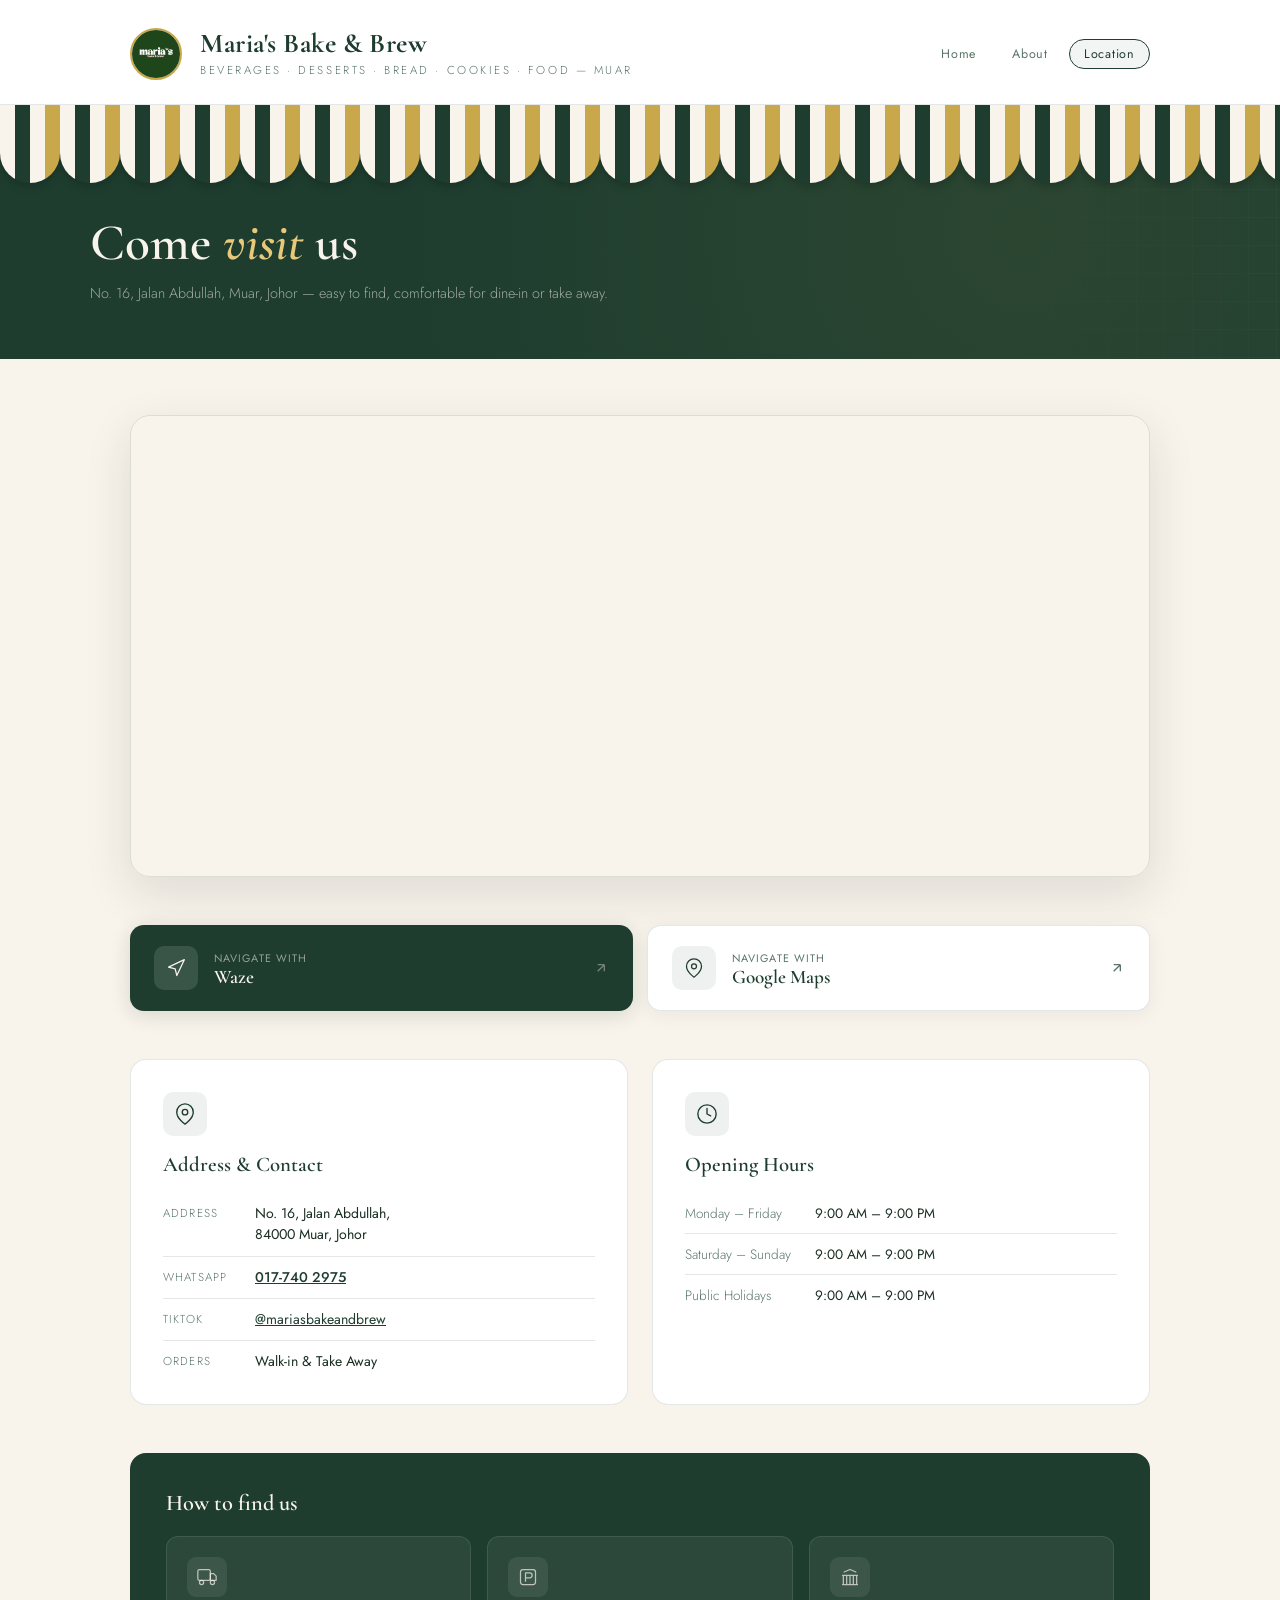
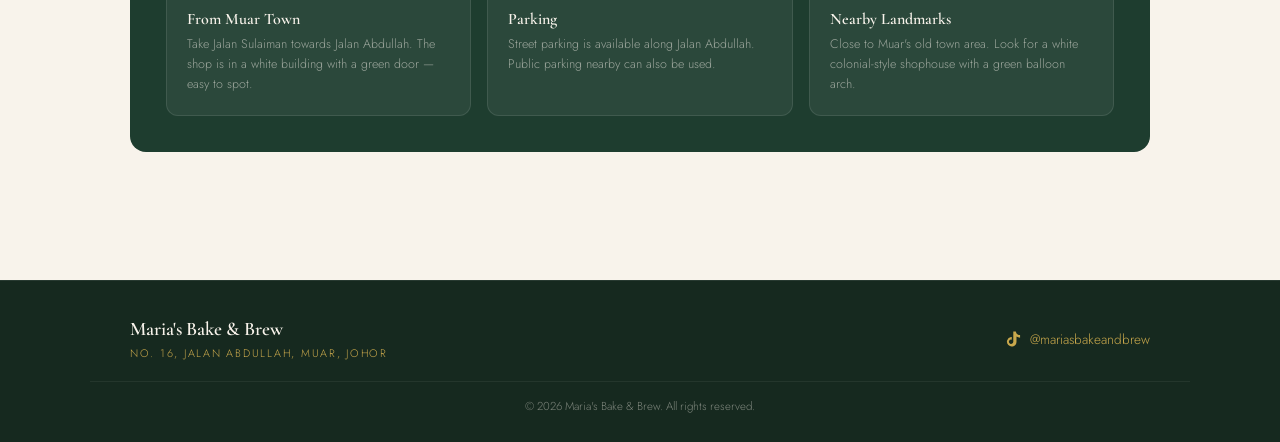
<file: lokasi.html>
<!DOCTYPE html>
<html lang="ms">

<head>
  <meta charset="UTF-8">
  <meta name="viewport" content="width=device-width, initial-scale=1.0">
  <title>Location — Maria's Bake & Brew</title>
  <meta name="description" content="Location of Maria's Bake & Brew — No. 16, Jalan Abdullah, 84000 Muar, Johor. Open daily 9:00 AM – 9:00 PM. WhatsApp 017-740 2975.">
  <link rel="canonical" href="https://mariasbakeandbrew.my/lokasi.html">
  <link rel="icon" type="image/x-icon" href="/favicon.ico">
  <link rel="icon" type="image/png" sizes="32x32" href="/favicon-32.png">
  <link rel="icon" type="image/png" sizes="16x16" href="/favicon-16.png">
  <link rel="apple-touch-icon" sizes="180x180" href="/favicon-180.png">
  <meta property="og:title" content="Location — Maria's Bake & Brew">
  <meta property="og:description" content="No. 16, Jalan Abdullah, 84000 Muar, Johor. Open daily 9 AM – 9 PM.">
  <meta property="og:type" content="restaurant">
  <meta property="og:url" content="https://mariasbakeandbrew.my/lokasi.html">
  <meta property="og:locale" content="en_MY">
  <meta property="og:image" content="https://mariasbakeandbrew.my/assets/og-image.jpg">
  <meta property="og:image:width" content="1200">
  <meta property="og:image:height" content="630">
  <meta property="og:image:alt" content="Maria's Bake & Brew — find us at No. 16, Jalan Abdullah, Muar">
  <meta name="twitter:card" content="summary_large_image">
  <script type="application/ld+json">
  {
    "@context": "https://schema.org",
    "@type": "Restaurant",
    "name": "Maria's Bake & Brew",
    "image": "https://mariasbakeandbrew.com/assets/hero1.jpg",
    "url": "https://mariasbakeandbrew.com/",
    "telephone": "+60177402975",
    "priceRange": "RM",
    "address": {
      "@type": "PostalAddress",
      "streetAddress": "No. 16, Jalan Abdullah",
      "addressLocality": "Muar",
      "addressRegion": "Johor",
      "postalCode": "84000",
      "addressCountry": "MY"
    },
    "geo": {
      "@type": "GeoCoordinates",
      "latitude": 2.046097,
      "longitude": 102.562598
    },
    "openingHoursSpecification": [
      {
        "@type": "OpeningHoursSpecification",
        "dayOfWeek": ["Monday", "Tuesday", "Wednesday", "Thursday", "Friday", "Saturday", "Sunday"],
        "opens": "09:00",
        "closes": "21:00"
      }
    ],
    "sameAs": [
      "https://www.tiktok.com/@mariasbakeandbrew"
    ]
  }
  </script>
  <link rel="preconnect" href="https://fonts.gstatic.com" crossorigin>
  <link rel="preload" as="image" href="assets/logo.webp" type="image/webp">
  <link rel="stylesheet" href="assets/style.css">
  <link
    href="https://fonts.googleapis.com/css2?family=Cormorant+Garamond:ital,wght@0,400;0,600;0,700;1,400;1,600&family=Jost:wght@300;400;500&display=swap"
    rel="stylesheet">
  <style>
    .page-hero {
      background: var(--green-deep);
      position: relative;
      overflow: hidden;
      padding: 110px 40px 56px;
    }

    .page-hero::before {
      content: '';
      position: absolute;
      inset: 0;
      background-image: radial-gradient(circle at 80% 50%, rgba(201, 168, 76, 0.08) 0%, transparent 60%);
    }

    .page-hero::after {
      content: '';
      position: absolute;
      right: 0;
      top: 0;
      bottom: 0;
      width: 340px;
      background-image: linear-gradient(rgba(255, 255, 255, 0.04) 1px, transparent 1px), linear-gradient(90deg, rgba(255, 255, 255, 0.04) 1px, transparent 1px);
      background-size: 28px 28px;
      mask-image: linear-gradient(to left, rgba(0, 0, 0, 0.6), transparent);
    }

    .page-hero-awning {
      position: absolute;
      left: 0; right: 0; top: 0;
      width: 100%;
      height: 88px;
      display: block;
      z-index: 3;
      pointer-events: none;
      filter: drop-shadow(0 3px 4px rgba(0,0,0,0.2));
      background-repeat: repeat-x;
      background-size: 60px 88px;
      background-position: left top;
      background-image: url("data:image/svg+xml,%3Csvg xmlns='http://www.w3.org/2000/svg' width='60' height='88' viewBox='0 0 60 88'%3E%3Cdefs%3E%3Cpattern id='s' x='0' y='0' width='60' height='48' patternUnits='userSpaceOnUse'%3E%3Crect x='0' y='0' width='15' height='48' fill='%23F8F3EB'/%3E%3Crect x='15' y='0' width='15' height='48' fill='%231E3D2F'/%3E%3Crect x='30' y='0' width='15' height='48' fill='%23F8F3EB'/%3E%3Crect x='45' y='0' width='15' height='48' fill='%23C9A84C'/%3E%3C/pattern%3E%3C/defs%3E%3Cpath d='M0,0 L60,0 L60,48 A30,30 0 0 1 0,48 Z' fill='url(%23s)'/%3E%3C/svg%3E");
    }

    .page-hero-inner {
      max-width: 1100px;
      margin: 0 auto;
      position: relative;
      z-index: 1;
    }

    .page-hero h2 {
      font-family: 'Cormorant Garamond', serif;
      font-size: clamp(2.4rem, 4vw, 3.6rem);
      font-weight: 600;
      color: var(--cream);
      line-height: 1.1;
    }

    .page-hero h2 em {
      font-style: italic;
      color: var(--gold-light);
    }

    .page-hero p {
      color: rgba(248, 243, 235, 0.6);
      margin-top: 12px;
      font-size: 0.9rem;
    }

    .container {
      max-width: 1100px;
      margin: 0 auto;
      padding: 56px 40px 80px;
    }


    /* Navigation Buttons */
    .nav-btns {
      display: grid;
      grid-template-columns: 1fr 1fr;
      gap: 14px;
      margin-bottom: 48px;
    }

    .nav-btn {
      display: flex;
      align-items: center;
      gap: 16px;
      padding: 20px 24px;
      background: var(--green-deep);
      border-radius: 14px;
      text-decoration: none;
      transition: transform 0.2s, box-shadow 0.2s;
      box-shadow: 0 4px 20px rgba(30, 61, 47, 0.15);
    }

    .nav-btn:hover {
      transform: translateY(-3px);
      box-shadow: 0 8px 28px rgba(30, 61, 47, 0.2);
    }

    .nav-btn-alt {
      background: var(--white);
      border: 1.5px solid var(--card-border);
      box-shadow: 0 4px 20px rgba(30, 61, 47, 0.06);
    }

    .nav-btn-alt:hover {
      box-shadow: 0 8px 28px rgba(30, 61, 47, 0.1);
    }

    .nav-btn-icon {
      width: 44px;
      height: 44px;
      border-radius: 10px;
      background: rgba(255, 255, 255, 0.12);
      display: flex;
      align-items: center;
      justify-content: center;
      flex-shrink: 0;
      color: var(--cream);
    }

    .nav-btn-alt .nav-btn-icon {
      background: rgba(30, 61, 47, 0.07);
      color: var(--green-deep);
    }

    .nav-btn-text {
      flex: 1;
      display: flex;
      flex-direction: column;
      gap: 2px;
    }

    .nav-btn-label {
      font-size: 0.68rem;
      letter-spacing: 0.1em;
      text-transform: uppercase;
      color: rgba(248, 243, 235, 0.55);
      font-weight: 400;
    }

    .nav-btn-alt .nav-btn-label {
      color: var(--text-muted);
    }

    .nav-btn-name {
      font-family: 'Cormorant Garamond', serif;
      font-size: 1.2rem;
      font-weight: 600;
      color: var(--cream);
      line-height: 1;
    }

    .nav-btn-alt .nav-btn-name {
      color: var(--green-deep);
    }

    .nav-btn-arrow {
      color: rgba(248, 243, 235, 0.4);
      flex-shrink: 0;
    }

    .nav-btn-alt .nav-btn-arrow {
      color: var(--text-muted);
    }

    @media (max-width: 520px) {
      .nav-btns {
        grid-template-columns: 1fr;
      }
    }

    /* MAP */
    .map-wrap {
      border-radius: 20px;
      overflow: hidden;
      box-shadow: 0 16px 48px rgba(30, 61, 47, 0.12);
      margin-bottom: 48px;
      border: 1px solid var(--card-border);
    }

    .map-wrap iframe {
      width: 100%;
      height: 460px;
      border: none;
      display: block;
    }

    /* INFO GRID */
    .info-grid {
      display: grid;
      grid-template-columns: 1fr 1fr;
      gap: 24px;
      margin-bottom: 48px;
    }

    .info-card {
      background: var(--white);
      border: 1px solid var(--card-border);
      border-radius: 16px;
      padding: 32px;
    }

    .info-card-icon {
      width: 44px;
      height: 44px;
      background: rgba(30, 61, 47, 0.07);
      border-radius: 10px;
      display: flex;
      align-items: center;
      justify-content: center;
      margin-bottom: 16px;
    }

    .info-card h3 {
      font-family: 'Cormorant Garamond', serif;
      font-size: 1.3rem;
      font-weight: 600;
      color: var(--green-deep);
      margin-bottom: 16px;
    }

    .info-row {
      display: flex;
      gap: 12px;
      align-items: flex-start;
      padding: 10px 0;
      border-bottom: 1px solid var(--card-border);
      font-size: 0.88rem;
    }

    .info-row:last-child {
      border-bottom: none;
      padding-bottom: 0;
    }

    .info-row-label {
      color: var(--text-muted);
      font-size: 0.72rem;
      letter-spacing: 0.1em;
      text-transform: uppercase;
      width: 80px;
      flex-shrink: 0;
      padding-top: 2px;
    }

    .info-row-value {
      color: var(--text-dark);
      font-weight: 400;
      line-height: 1.5;
    }

    .info-row-value.open {
      color: #2D8A50;
      font-weight: 500;
    }

    /* WAKTU TABLE */
    .waktu-table {
      width: 100%;
      border-collapse: collapse;
      font-size: 0.85rem;
    }

    .waktu-table tr {
      border-bottom: 1px solid var(--card-border);
    }

    .waktu-table tr:last-child {
      border-bottom: none;
    }

    .waktu-table td {
      padding: 10px 0;
    }

    .waktu-table td:first-child {
      color: var(--text-muted);
      width: 130px;
    }

    .waktu-table td:last-child {
      color: var(--text-dark);
      font-weight: 400;
    }

    .badge-ramadan {
      display: inline-block;
      background: rgba(201, 168, 76, 0.12);
      color: #8A6020;
      font-size: 0.62rem;
      letter-spacing: 0.1em;
      padding: 2px 8px;
      border-radius: 100px;
      font-weight: 500;
      text-transform: uppercase;
      margin-left: 8px;
    }

    /* DIRECTIONS */
    .directions-card {
      background: var(--green-deep);
      border-radius: 16px;
      padding: 36px;
      margin-bottom: 48px;
    }

    .directions-card h3 {
      font-family: 'Cormorant Garamond', serif;
      font-size: 1.4rem;
      color: var(--cream);
      font-weight: 600;
      margin-bottom: 20px;
    }

    .directions-grid {
      display: grid;
      grid-template-columns: repeat(3, 1fr);
      gap: 16px;
    }

    .direction-item {
      background: rgba(255, 255, 255, 0.06);
      border: 1px solid rgba(255, 255, 255, 0.1);
      border-radius: 12px;
      padding: 20px;
    }

    .direction-icon {
      width: 40px;
      height: 40px;
      background: rgba(255, 255, 255, 0.08);
      border-radius: 9px;
      display: flex;
      align-items: center;
      justify-content: center;
      margin-bottom: 12px;
    }

    .direction-item h4 {
      font-family: 'Cormorant Garamond', serif;
      font-size: 1rem;
      color: var(--cream);
      font-weight: 600;
      margin-bottom: 6px;
    }

    .direction-item p {
      font-size: 0.78rem;
      color: rgba(248, 243, 235, 0.55);
      line-height: 1.6;
    }

    /* WAZE BUTTON */
    .cta-row {
      display: flex;
      gap: 12px;
      flex-wrap: wrap;
    }

    .btn-primary {
      display: inline-flex;
      align-items: center;
      gap: 8px;
      background: var(--green-deep);
      color: var(--cream);
      padding: 14px 28px;
      border-radius: 100px;
      text-decoration: none;
      font-size: 0.85rem;
      letter-spacing: 0.06em;
      transition: all 0.2s;
    }

    .btn-primary:hover {
      background: var(--green-mid);
      transform: translateY(-2px);
    }

    .btn-secondary {
      display: inline-flex;
      align-items: center;
      gap: 8px;
      background: var(--white);
      color: var(--green-deep);
      border: 1.5px solid var(--card-border);
      padding: 14px 28px;
      border-radius: 100px;
      text-decoration: none;
      font-size: 0.85rem;
      letter-spacing: 0.06em;
      transition: all 0.2s;
    }

    .btn-secondary:hover {
      border-color: var(--green-deep);
      transform: translateY(-2px);
    }

    @media (max-width:720px) {

      .header-inner,
      .page-hero,
      .container,
      .footer-inner {
        padding-left: 20px;
        padding-right: 20px;
      }

      .info-grid {
        grid-template-columns: 1fr;
      }

      .directions-grid {
        grid-template-columns: 1fr;
      }

      .map-wrap iframe {
        height: 300px;
      }

      .cta-row {
        flex-direction: column;
      }
    }
  </style>
</head>

<body>

  <div class="top-stripe"></div>

  <header>
    <div class="header-inner">
      <a href="index.html" class="logo-block">
        <div class="logo-icon">
          <img
            src="assets/logo.webp"
            width="1181" height="1181"
            fetchpriority="high" decoding="async"
            alt="Maria's Bake & Brew">
        </div>
        <div class="logo-text">
          <h1>Maria's Bake & Brew</h1>
          <p id="cms-tagline">Beverages · Desserts · Bread · Cookies · Food — Muar</p>
        </div>
      </a>
      <nav>
        <a href="index.html">Home</a>
        <a href="tentang-kami.html">About</a>
        <a href="lokasi.html" class="active">Location</a>
      </nav>
    </div>
  </header>

  <div class="page-hero">
    <div class="page-hero-awning" aria-hidden="true"></div>
    <div class="page-hero-inner">
      <h2>Come <em>visit</em> us</h2>
      <p id="cms-alamat-hero">No. 16, Jalan Abdullah, Muar, Johor — easy to find, comfortable for dine-in or take away.</p>
    </div>
  </div>

  <div class="container">

    <!-- GOOGLE MAPS -->
    <div class="map-wrap">
      <iframe
        src="https://www.google.com/maps/embed?pb=!1m18!1m12!1m3!1d3987.2745136891463!2d102.56259780883026!3d2.0460968979269025!2m3!1f0!2f0!3f0!3m2!1i1024!2i768!4f13.1!3m3!1m2!1s0x31d1b9002b29041b%3A0x93819ede3fd66bf4!2sMaria&#39;s%20Bake%20and%20Brew!5e0!3m2!1sen!2smy!4v1773475598132!5m2!1sen!2smy"
        width="100%" height="460" style="border:0;" allowfullscreen="" loading="lazy"
        referrerpolicy="no-referrer-when-downgrade"></iframe>
    </div>

    <!-- BUTANG DIRECTIONS -->
    <div class="nav-btns">
      <a href="https://www.waze.com/en/live-map/directions/my/johor-darul-tazim/muar/marias-bake-and-brew?navigate=yes&place=ChIJGwQpKwC50TER9GvWP96egZM"
        target="_blank" class="nav-btn">
        <div class="nav-btn-icon">
          <svg width="20" height="20" viewBox="0 0 24 24" fill="none" stroke="currentColor" stroke-width="1.5"
            stroke-linecap="round" stroke-linejoin="round">
            <polygon points="3 11 22 2 13 21 11 13 3 11" />
          </svg>
        </div>
        <div class="nav-btn-text">
          <span class="nav-btn-label">Navigate with</span>
          <span class="nav-btn-name">Waze</span>
        </div>
        <svg class="nav-btn-arrow" width="16" height="16" viewBox="0 0 24 24" fill="none" stroke="currentColor"
          stroke-width="2">
          <path d="M7 17L17 7M17 7H7M17 7v10" />
        </svg>
      </a>
      <a href="https://maps.app.goo.gl/rbJSa8s59JzuKHrQ9" target="_blank" class="nav-btn nav-btn-alt">
        <div class="nav-btn-icon">
          <svg width="20" height="20" viewBox="0 0 24 24" fill="none" stroke="currentColor" stroke-width="1.5"
            stroke-linecap="round" stroke-linejoin="round">
            <path d="M21 10c0 7-9 13-9 13s-9-6-9-13a9 9 0 0118 0z" />
            <circle cx="12" cy="10" r="3" />
          </svg>
        </div>
        <div class="nav-btn-text">
          <span class="nav-btn-label">Navigate with</span>
          <span class="nav-btn-name">Google Maps</span>
        </div>
        <svg class="nav-btn-arrow" width="16" height="16" viewBox="0 0 24 24" fill="none" stroke="currentColor"
          stroke-width="2">
          <path d="M7 17L17 7M17 7H7M17 7v10" />
        </svg>
      </a>
    </div>

    <!-- INFO CARDS -->
    <div class="info-grid">

      <div class="info-card">
        <div class="info-card-icon">
          <svg width="22" height="22" viewBox="0 0 24 24" fill="none" stroke="var(--green-deep)" stroke-width="1.5"
            stroke-linecap="round" stroke-linejoin="round">
            <path d="M21 10c0 7-9 13-9 13s-9-6-9-13a9 9 0 0118 0z" />
            <circle cx="12" cy="10" r="3" />
          </svg>
        </div>
        <h3>Address & Contact</h3>
        <div class="info-row">
          <div class="info-row-label">Address</div>
          <div class="info-row-value" id="cms-alamat-info">No. 16, Jalan Abdullah,<br>84000 Muar, Johor</div>
        </div>
        <div class="info-row">
          <div class="info-row-label">WhatsApp</div>
          <div class="info-row-value"><a href="https://wa.me/60177402975" target="_blank" rel="noopener noreferrer"
              style="color:var(--green-deep);font-weight:500;">017-740 2975</a></div>
        </div>

        <div class="info-row">
          <div class="info-row-label">TikTok</div>
          <div class="info-row-value"><a href="https://www.tiktok.com/@mariasbakeandbrew" target="_blank" rel="noopener noreferrer"
              style="color:var(--green-deep);">@mariasbakeandbrew</a></div>
        </div>
        <div class="info-row">
          <div class="info-row-label">Orders</div>
          <div class="info-row-value">Walk-in & Take Away</div>
        </div>
      </div>

      <div class="info-card">
        <div class="info-card-icon">
          <svg width="22" height="22" viewBox="0 0 24 24" fill="none" stroke="var(--green-deep)" stroke-width="1.5"
            stroke-linecap="round" stroke-linejoin="round">
            <circle cx="12" cy="12" r="10" />
            <polyline points="12 6 12 12 16 14" />
          </svg>
        </div>
        <h3>Opening Hours</h3>
        <table class="waktu-table">
          <tr>
            <td>Monday – Friday</td>
            <td>9:00 AM – 9:00 PM</td>
          </tr>
          <tr>
            <td>Saturday – Sunday</td>
            <td>9:00 AM – 9:00 PM</td>
          </tr>
          <tr>
            <td>Public Holidays</td>
            <td>9:00 AM – 9:00 PM</td>
          </tr>
        </table>
      </div>

    </div>

    <!-- CARA NAK SAMPAI -->
    <div class="directions-card">
<h3>How to find us</h3>
        <div class="directions-grid">
          <div class="direction-item">
            <div class="direction-icon">
              <svg width="20" height="20" viewBox="0 0 24 24" fill="none" stroke="rgba(248,243,235,0.7)"
                stroke-width="1.5" stroke-linecap="round" stroke-linejoin="round">
                <rect x="1" y="3" width="15" height="13" rx="2" />
                <path d="M16 8h4l3 3v5h-7V8z" />
                <circle cx="5.5" cy="18.5" r="2.5" />
                <circle cx="18.5" cy="18.5" r="2.5" />
              </svg>
            </div>
            <h4>From Muar Town</h4>
            <p id="cms-cara-sampai">Take Jalan Sulaiman towards Jalan Abdullah. The shop is in a white building with
              a green door — easy to spot.</p>
          </div>
          <div class="direction-item">
            <div class="direction-icon">
              <svg width="20" height="20" viewBox="0 0 24 24" fill="none" stroke="rgba(248,243,235,0.7)"
                stroke-width="1.5" stroke-linecap="round" stroke-linejoin="round">
                <rect x="3" y="3" width="18" height="18" rx="3" />
                <path d="M9 17V7h5a3 3 0 010 6H9" />
              </svg>
            </div>
            <h4>Parking</h4>
            <p id="cms-parking">Street parking is available along Jalan Abdullah. Public parking nearby can also
              be used.</p>
          </div>
          <div class="direction-item">
            <div class="direction-icon">
              <svg width="20" height="20" viewBox="0 0 24 24" fill="none" stroke="rgba(248,243,235,0.7)"
                stroke-width="1.5" stroke-linecap="round" stroke-linejoin="round">
                <path d="M3 21h18M3 10h18M5 6l7-3 7 3M4 10v11M20 10v11M8 10v11M12 10v11M16 10v11" />
              </svg>
            </div>
            <h4>Nearby Landmarks</h4>
            <p>Close to Muar's old town area. Look for a white colonial-style shophouse with a green balloon arch.</p>
          </div>
        </div>
    </div>

  </div>

  <footer>
    <div class="footer-inner">
      <div class="footer-logo">
        Maria's Bake & Brew
        <span>No. 16, Jalan Abdullah, Muar, Johor</span>
      </div>
      <a href="https://www.tiktok.com/@mariasbakeandbrew" class="footer-social" target="_blank" rel="noopener noreferrer">
        <svg width="18" height="18" viewBox="0 0 24 24" fill="currentColor"><path d="M19.59 6.69a4.83 4.83 0 0 1-3.77-4.25V2h-3.45v13.67a2.89 2.89 0 0 1-5.2 1.74 2.89 2.89 0 0 1 2.31-4.64 2.93 2.93 0 0 1 .88.13V9.4a6.84 6.84 0 0 0-1-.05A6.33 6.33 0 0 0 5.8 20.1a6.34 6.34 0 0 0 10.86-4.43V8.71a8.16 8.16 0 0 0 4.77 1.52V6.69z"/></svg>
        @mariasbakeandbrew
      </a>
    </div>
    <div class="footer-bottom">© 2026 Maria's Bake &amp; Brew. All rights reserved.</div>
  </footer>




</body>

</html>
</file>
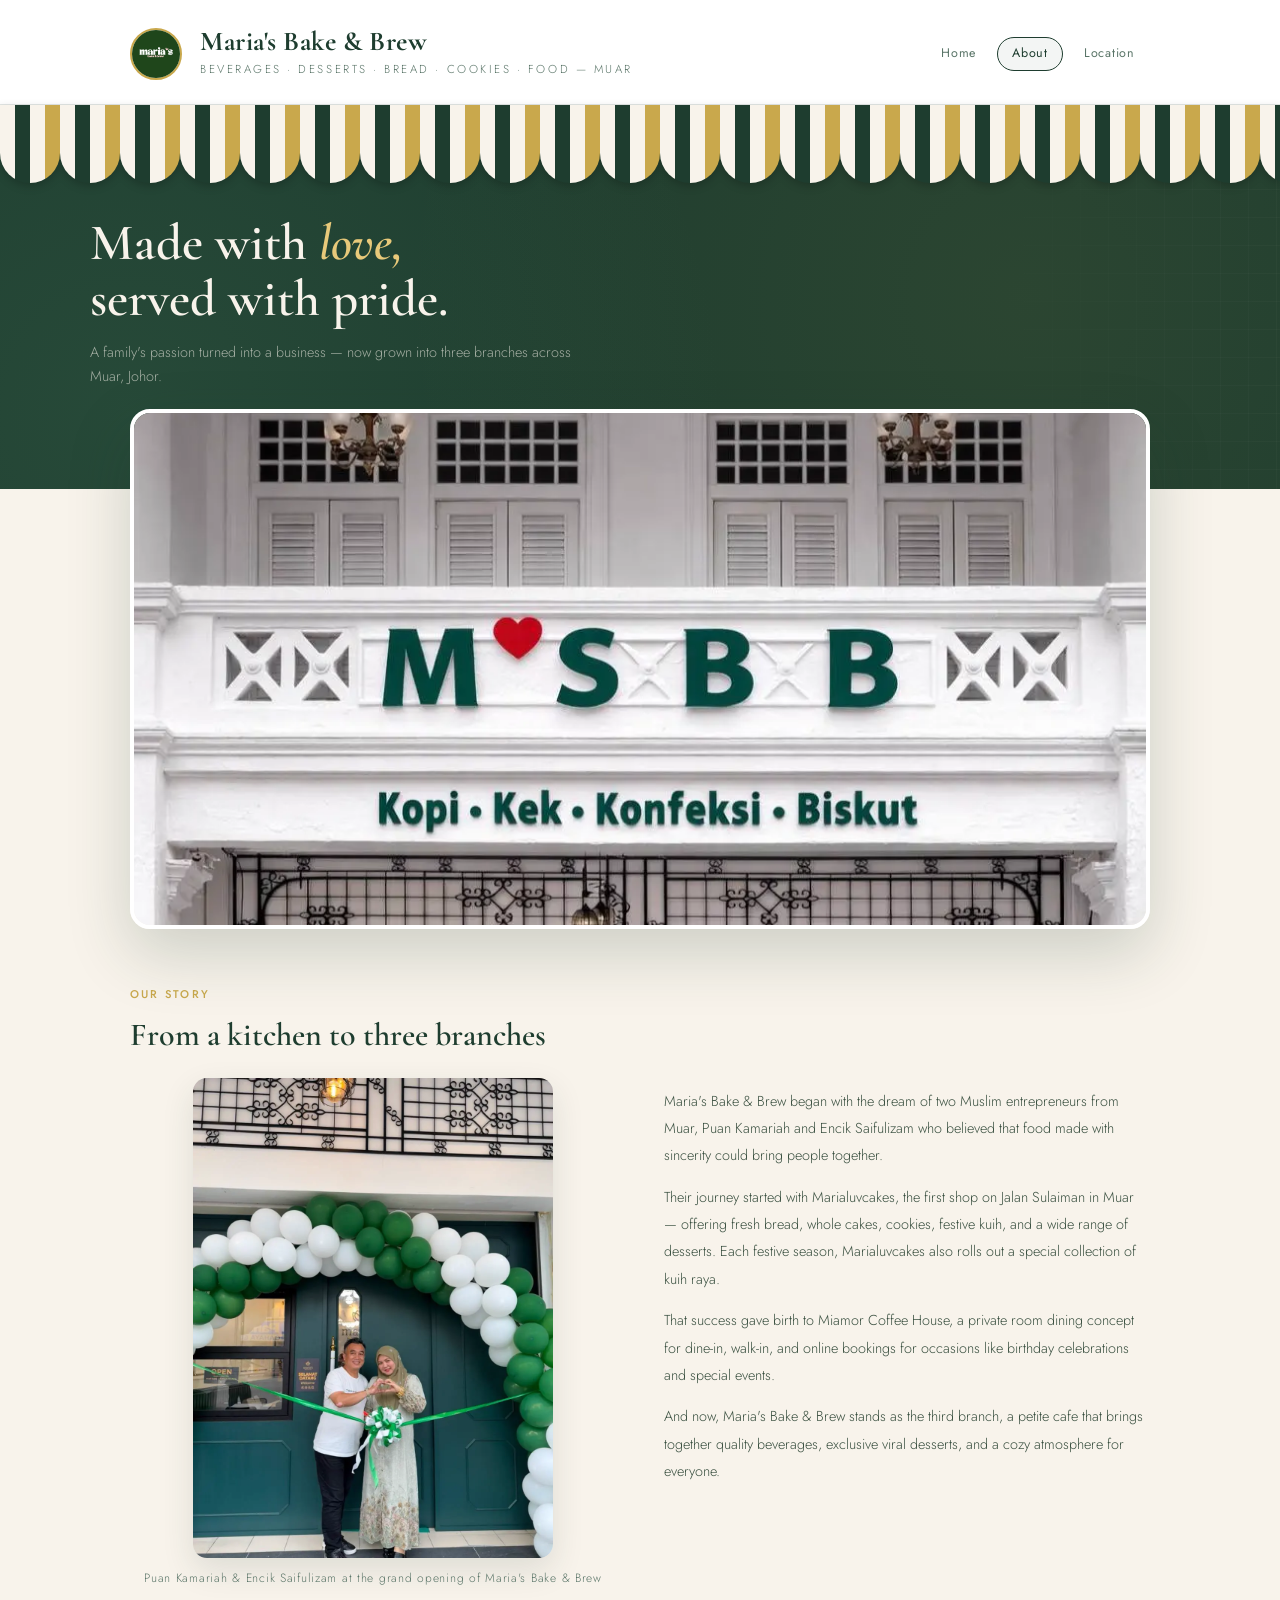
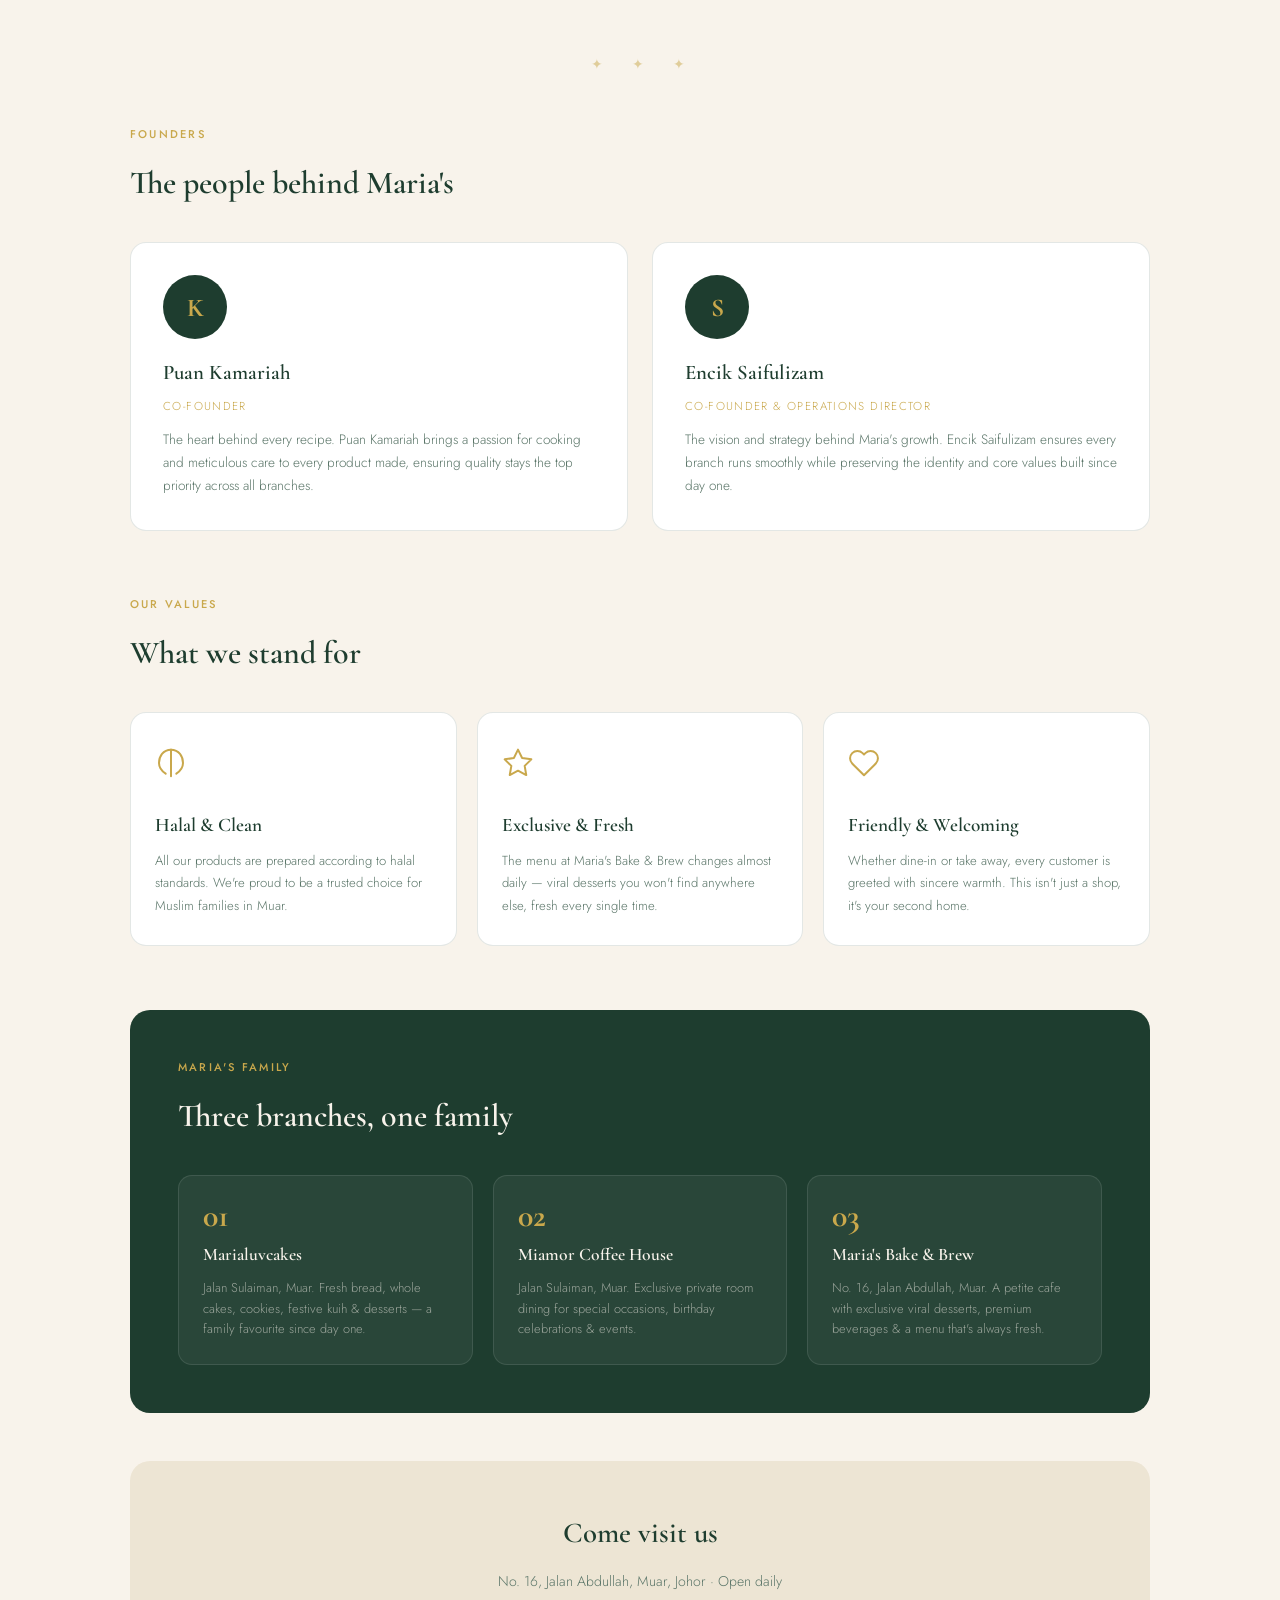
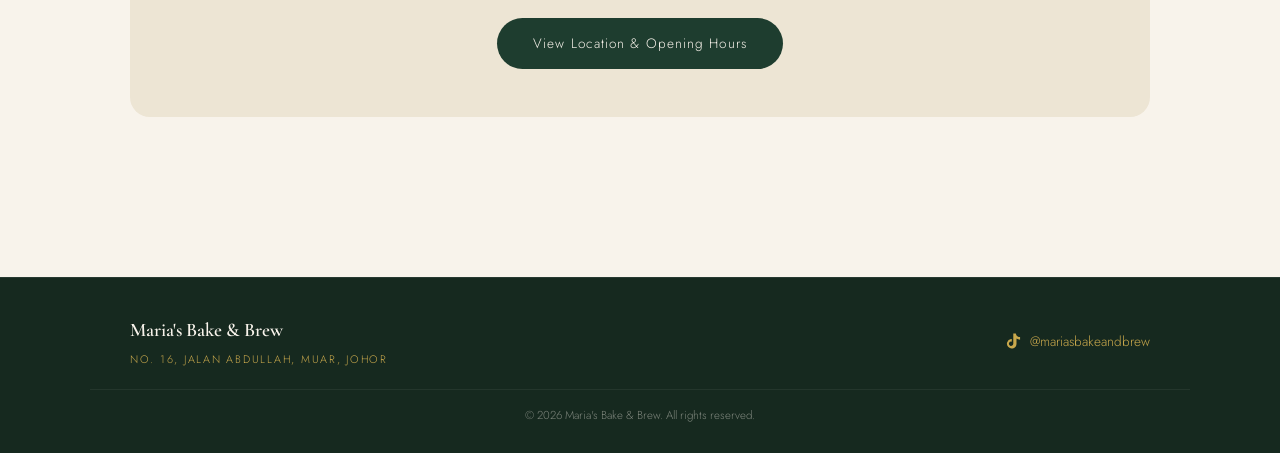
<file: tentang-kami.html>
<!DOCTYPE html>
<html lang="ms">

<head>
  <meta charset="UTF-8">
  <meta name="viewport" content="width=device-width, initial-scale=1.0">
  <title>About Us — Maria's Bake & Brew</title>
  <meta name="description" content="About Maria's Bake & Brew — founded by Puan Kamariah & Encik Saifulizam from Muar. Three branches: Marialuvcakes, Miamor Coffee House, Maria's Bake & Brew.">
  <link rel="canonical" href="https://mariasbakeandbrew.my/tentang-kami.html">
  <link rel="icon" type="image/x-icon" href="/favicon.ico">
  <link rel="icon" type="image/png" sizes="32x32" href="/favicon-32.png">
  <link rel="icon" type="image/png" sizes="16x16" href="/favicon-16.png">
  <link rel="apple-touch-icon" sizes="180x180" href="/favicon-180.png">
  <meta property="og:title" content="About Us — Maria's Bake & Brew">
  <meta property="og:description" content="A family's passion turned into a business — now three branches in Muar, Johor.">
  <meta property="og:type" content="restaurant">
  <meta property="og:url" content="https://mariasbakeandbrew.my/tentang-kami.html">
  <meta property="og:locale" content="en_MY">
  <meta property="og:image" content="https://mariasbakeandbrew.my/assets/og-image.jpg">
  <meta property="og:image:width" content="1200">
  <meta property="og:image:height" content="630">
  <meta property="og:image:alt" content="Maria's Bake & Brew — family bakery in Muar">
  <meta name="twitter:card" content="summary_large_image">
  <link rel="preconnect" href="https://fonts.gstatic.com" crossorigin>
  <link rel="preload" as="image" href="assets/hero1.webp" type="image/webp">
  <link rel="stylesheet" href="assets/style.css">
  <link
    href="https://fonts.googleapis.com/css2?family=Cormorant+Garamond:ital,wght@0,400;0,600;0,700;1,400;1,600&family=Jost:wght@300;400;500&display=swap"
    rel="stylesheet">
  <style>
    body {
      line-height: 1.7;
    }

    /* HERO */
    .page-hero {
      background: var(--green-deep);
      position: relative;
      overflow: visible;
      padding: 110px 40px 100px;
    }

    .page-hero::before {
      content: '';
      position: absolute;
      inset: 0;
      background-image: radial-gradient(circle at 80% 50%, rgba(201, 168, 76, 0.08) 0%, transparent 60%), radial-gradient(circle at 10% 80%, rgba(74, 124, 95, 0.2) 0%, transparent 50%);
    }

    .page-hero::after {
      content: '';
      position: absolute;
      right: 0;
      top: 0;
      bottom: 0;
      width: 340px;
      background-image: linear-gradient(rgba(255, 255, 255, 0.04) 1px, transparent 1px), linear-gradient(90deg, rgba(255, 255, 255, 0.04) 1px, transparent 1px);
      background-size: 28px 28px;
      mask-image: linear-gradient(to left, rgba(0, 0, 0, 0.6), transparent);
    }

    .page-hero-awning {
      position: absolute;
      left: 0; right: 0; top: 0;
      width: 100%;
      height: 88px;
      display: block;
      z-index: 3;
      pointer-events: none;
      filter: drop-shadow(0 3px 4px rgba(0,0,0,0.2));
      background-repeat: repeat-x;
      background-size: 60px 88px;
      background-position: left top;
      background-image: url("data:image/svg+xml,%3Csvg xmlns='http://www.w3.org/2000/svg' width='60' height='88' viewBox='0 0 60 88'%3E%3Cdefs%3E%3Cpattern id='s' x='0' y='0' width='60' height='48' patternUnits='userSpaceOnUse'%3E%3Crect x='0' y='0' width='15' height='48' fill='%23F8F3EB'/%3E%3Crect x='15' y='0' width='15' height='48' fill='%231E3D2F'/%3E%3Crect x='30' y='0' width='15' height='48' fill='%23F8F3EB'/%3E%3Crect x='45' y='0' width='15' height='48' fill='%23C9A84C'/%3E%3C/pattern%3E%3C/defs%3E%3Cpath d='M0,0 L60,0 L60,48 A30,30 0 0 1 0,48 Z' fill='url(%23s)'/%3E%3C/svg%3E");
    }

    .page-hero-inner {
      max-width: 1100px;
      margin: 0 auto;
      position: relative;
      z-index: 1;
    }

    .page-hero h2 {
      font-family: 'Cormorant Garamond', serif;
      font-size: clamp(2.4rem, 4vw, 3.6rem);
      font-weight: 600;
      color: var(--cream);
      line-height: 1.1;
    }

    .page-hero h2 em {
      font-style: italic;
      color: var(--gold-light);
    }

    .page-hero p {
      color: rgba(248, 243, 235, 0.6);
      margin-top: 12px;
      font-size: 0.9rem;
      max-width: 500px;
    }

    /* CONTENT */
    .container {
      max-width: 1100px;
      margin: 0 auto;
      padding: 0 40px 80px;
    }

    /* KEDAI IMAGE — overlap hero */
    .kedai-section {
      margin-top: -80px;
      margin-bottom: 56px;
      position: relative;
      z-index: 2;
    }

    .kedai-img-wrap {
      border-radius: 20px;
      overflow: hidden;
      box-shadow: 0 24px 64px rgba(30, 61, 47, 0.2);
      height: 500px;
      border: 4px solid var(--white);
    }

    .kedai-img-wrap img {
      width: 100%;
      height: 100%;
      object-fit: cover;
      object-position: center center;
    }

    .kedai-img-wrap {
      overflow: hidden;
      height: 520px;
    }

    .kedai-img-wrap img {
      width: 100%;
      height: 100%;
      object-fit: cover;
      object-position: center 15%;
    }

    /* STORY */
    .story-grid {
      display: grid;
      grid-template-columns: 1fr 1fr;
      gap: 48px;
      align-items: center;
      margin-bottom: 64px;
    }

    .story-label {
      font-size: 0.7rem;
      letter-spacing: 0.2em;
      text-transform: uppercase;
      color: var(--gold);
      margin-bottom: 12px;
      font-weight: 500;
    }

    .story-title {
      font-family: 'Cormorant Garamond', serif;
      font-size: 2rem;
      font-weight: 600;
      color: var(--green-deep);
      line-height: 1.2;
      margin-bottom: 20px;
    }

    .story-body {
      font-size: 0.9rem;
      color: #3A5040;
      line-height: 1.9;
    }

    .story-body p {
      margin-bottom: 14px;
    }

    .story-body p:last-child {
      margin-bottom: 0;
    }

    /* FOUNDERS */
    .founders-section {
      margin-bottom: 64px;
    }

    .founders-label {
      font-size: 0.7rem;
      letter-spacing: 0.2em;
      text-transform: uppercase;
      color: var(--gold);
      margin-bottom: 12px;
      font-weight: 500;
    }

    .founders-title {
      font-family: 'Cormorant Garamond', serif;
      font-size: 2rem;
      font-weight: 600;
      color: var(--green-deep);
      margin-bottom: 32px;
    }

    .founders-grid {
      display: grid;
      grid-template-columns: 1fr 1fr;
      gap: 24px;
    }

    .founder-card {
      background: var(--white);
      border: 1px solid var(--card-border);
      border-radius: 16px;
      padding: 32px;
    }

    .founder-initial {
      width: 64px;
      height: 64px;
      background: var(--green-deep);
      border-radius: 50%;
      display: flex;
      align-items: center;
      justify-content: center;
      font-family: 'Cormorant Garamond', serif;
      font-size: 1.6rem;
      color: var(--gold);
      font-weight: 700;
      margin-bottom: 16px;
    }

    .founder-name {
      font-family: 'Cormorant Garamond', serif;
      font-size: 1.3rem;
      font-weight: 600;
      color: var(--green-deep);
      margin-bottom: 6px;
    }

    .founder-role {
      font-size: 0.72rem;
      letter-spacing: 0.12em;
      text-transform: uppercase;
      color: var(--gold);
      margin-bottom: 12px;
    }

    .founder-bio {
      font-size: 0.85rem;
      color: var(--text-muted);
      line-height: 1.7;
    }

    /* NILAI */
    .nilai-section {
      margin-bottom: 64px;
    }

    .nilai-label {
      font-size: 0.7rem;
      letter-spacing: 0.2em;
      text-transform: uppercase;
      color: var(--gold);
      margin-bottom: 12px;
      font-weight: 500;
    }

    .nilai-title {
      font-family: 'Cormorant Garamond', serif;
      font-size: 2rem;
      font-weight: 600;
      color: var(--green-deep);
      margin-bottom: 32px;
    }

    .nilai-grid {
      display: grid;
      grid-template-columns: repeat(3, 1fr);
      gap: 20px;
    }

    .nilai-card {
      background: var(--white);
      border: 1px solid var(--card-border);
      border-radius: 16px;
      padding: 28px 24px;
    }

    .nilai-icon {
      font-size: 2rem;
      margin-bottom: 14px;
    }

    .nilai-card h4 {
      font-family: 'Cormorant Garamond', serif;
      font-size: 1.2rem;
      font-weight: 600;
      color: var(--green-deep);
      margin-bottom: 8px;
    }

    .nilai-card p {
      font-size: 0.82rem;
      color: var(--text-muted);
      line-height: 1.7;
    }

    /* RANGKAIAN */
    .rangkaian-section {
      background: var(--green-deep);
      border-radius: 20px;
      padding: 48px;
      margin-bottom: 48px;
    }

    .rangkaian-label {
      font-size: 0.7rem;
      letter-spacing: 0.2em;
      text-transform: uppercase;
      color: var(--gold);
      margin-bottom: 12px;
      font-weight: 500;
    }

    .rangkaian-title {
      font-family: 'Cormorant Garamond', serif;
      font-size: 2rem;
      font-weight: 600;
      color: var(--cream);
      margin-bottom: 32px;
    }

    .rangkaian-grid {
      display: grid;
      grid-template-columns: repeat(3, 1fr);
      gap: 20px;
    }

    .rangkaian-card {
      background: rgba(255, 255, 255, 0.05);
      border: 1px solid rgba(255, 255, 255, 0.1);
      border-radius: 14px;
      padding: 24px;
    }

    .rangkaian-num {
      font-family: 'Cormorant Garamond', serif;
      font-size: 2rem;
      color: var(--gold);
      font-weight: 700;
      line-height: 1;
      margin-bottom: 8px;
    }

    .rangkaian-card h4 {
      font-family: 'Cormorant Garamond', serif;
      font-size: 1.1rem;
      color: var(--cream);
      font-weight: 600;
      margin-bottom: 8px;
    }

    .rangkaian-card p {
      font-size: 0.8rem;
      color: rgba(248, 243, 235, 0.55);
      line-height: 1.6;
    }

    /* CTA */
    .cta-wrap {
      text-align: center;
      padding: 48px;
      background: var(--cream-dark);
      border-radius: 20px;
    }

    .cta-wrap h3 {
      font-family: 'Cormorant Garamond', serif;
      font-size: 1.8rem;
      color: var(--green-deep);
      font-weight: 600;
      margin-bottom: 12px;
    }

    .cta-wrap p {
      font-size: 0.88rem;
      color: var(--text-muted);
      margin-bottom: 24px;
    }

    .cta-btn {
      display: inline-block;
      background: var(--green-deep);
      color: var(--cream);
      padding: 14px 36px;
      border-radius: 100px;
      text-decoration: none;
      font-size: 0.85rem;
      letter-spacing: 0.08em;
      transition: all 0.2s;
    }

    .cta-btn:hover {
      background: var(--green-mid);
      transform: translateY(-2px);
    }

    footer {
      margin-top: 80px;
    }

    .notice-bar {
      background: var(--gold);
      text-align: center;
      padding: 10px 20px;
      font-size: 0.78rem;
      letter-spacing: 0.08em;
      color: var(--green-deep);
      font-weight: 500;
    }

    .notice-bar span {
      opacity: 0.7;
      margin: 0 8px;
    }

    .ornament {
      text-align: center;
      color: var(--gold);
      font-size: 0.9rem;
      letter-spacing: 0.3em;
      margin: 48px 0;
      opacity: 0.5;
    }

    @media (max-width:720px) {

      .header-inner,
      .page-hero,
      .container,
      .footer-inner {
        padding-left: 20px;
        padding-right: 20px;
      }

      .story-grid,
      .founders-grid {
        grid-template-columns: 1fr;
        gap: 32px;
      }

      .nilai-grid,
      .rangkaian-grid {
        grid-template-columns: 1fr;
      }

      .kedai-img-wrap {
        height: 260px;
      }

      .rangkaian-section {
        padding: 32px 20px;
      }

      .cta-wrap {
        padding: 32px 20px;
      }
    }
  </style>
</head>

<body>

  <div class="top-stripe"></div>

  <header>
    <div class="header-inner">
      <a href="index.html" class="logo-block">
        <div class="logo-icon">
          <img
            src="assets/logo.webp"
            width="1181" height="1181"
            fetchpriority="high" decoding="async"
            alt="Maria's Bake & Brew">
        </div>
        <div class="logo-text">
          <h1>Maria's Bake & Brew</h1>
          <p id="cms-tagline">Beverages · Desserts · Bread · Cookies · Food — Muar</p>
        </div>
      </a>
      <nav>
        <a href="index.html">Home</a>
        <a href="tentang-kami.html" class="active">About</a>
        <a href="lokasi.html">Location</a>
      </nav>
    </div>
  </header>

  <div class="page-hero">
    <div class="page-hero-awning" aria-hidden="true"></div>
    <div class="page-hero-inner">
      <h2>Made with <em>love,</em><br>served with pride.</h2>
      <p>A family's passion turned into a business — now grown into three branches across Muar, Johor.</p>
    </div>
  </div>

  <div class="container">

    <!-- GAMBAR KEDAI -->
    <div class="kedai-section">
      <div class="kedai-img-wrap">
        <picture>
          <source srcset="assets/hero1.webp" type="image/webp">
          <img
            src="assets/hero1.jpg" width="1024" height="631"
            alt="Maria's Bake & Brew — No. 16 Jalan Abdullah, Muar"
            fetchpriority="high" decoding="async">
        </picture>
      </div>
    </div>

    <!-- KISAH KAMI -->
    <div class="story-grid">
      <div>
        <div class="story-label">Our Story</div>
        <div class="story-title">From a kitchen to three branches</div>
        <div style="margin-top:24px; max-width:360px; margin-left:auto; margin-right:auto; border-radius:14px; overflow:hidden; box-shadow:0 12px 32px rgba(30,61,47,0.12); background:var(--cream);">
          <picture>
            <source srcset="assets/hero2.webp" type="image/webp">
            <img
              src="assets/hero2.png" width="960" height="1280"
              alt="Puan Kamariah & Encik Saifulizam — Grand Opening Maria's Bake & Brew"
              style="width:100%; height:auto; display:block; object-fit:contain;"
              loading="lazy" decoding="async">
          </picture>
        </div>
        <p
          style="font-size:0.75rem; color:var(--text-muted); margin-top:10px; letter-spacing:0.06em; text-align:center;">
          Puan Kamariah & Encik Saifulizam at the grand opening of Maria's Bake & Brew</p>
      </div>
      <div class="story-body">
        <p id="cms-tentang-cerita">Maria's Bake & Brew began with the dream of two Muslim entrepreneurs from Muar, Puan
          Kamariah and Encik Saifulizam who believed that food made with sincerity could bring people together.</p>
        <p>Their journey started with Marialuvcakes, the first shop on Jalan Sulaiman in Muar — offering fresh bread,
          whole cakes, cookies, festive kuih, and a wide range of desserts. Each festive season, Marialuvcakes also
          rolls out a special collection of kuih raya.</p>
        <p>That success gave birth to Miamor Coffee House, a private room dining concept for dine-in, walk-in, and
          online bookings for occasions like birthday celebrations and special events.</p>
        <p>And now, Maria's Bake & Brew stands as the third branch, a petite cafe that brings together quality
          beverages, exclusive viral desserts, and a cozy atmosphere for everyone.</p>
      </div>
    </div>

    <div class="ornament">✦ &nbsp; ✦ &nbsp; ✦</div>

    <!-- FOUNDERS -->
    <div class="founders-section">
      <div class="founders-label">Founders</div>
      <div class="founders-title">The people behind Maria's</div>
      <div class="founders-grid">
        <div class="founder-card">
          <div class="founder-initial">K</div>
          <div class="founder-name">Puan Kamariah</div>
          <div class="founder-role">Co-Founder</div>
          <div class="founder-bio">The heart behind every recipe. Puan Kamariah brings a passion for cooking and
            meticulous care to every product made, ensuring quality stays the top priority across all branches.</div>
        </div>
        <div class="founder-card">
          <div class="founder-initial">S</div>
          <div class="founder-name">Encik Saifulizam</div>
          <div class="founder-role">Co-Founder & Operations Director</div>
          <div class="founder-bio">The vision and strategy behind Maria's growth. Encik Saifulizam ensures every
            branch runs smoothly while preserving the identity and core values built since day one.</div>
        </div>
      </div>
    </div>

    <!-- NILAI KAMI -->
    <div class="nilai-section">
      <div class="nilai-label">Our Values</div>
      <div class="nilai-title">What we stand for</div>
      <div class="nilai-grid">
        <div class="nilai-card">
          <div class="nilai-icon"><svg width="32" height="32" viewBox="0 0 24 24" fill="none" stroke="#C9A84C"
              stroke-width="1.5" stroke-linecap="round" stroke-linejoin="round">
              <path d="M12 2C6 2 3 7 3 12c0 3 2 6 5 8" />
              <path d="M12 2c6 0 9 5 9 10 0 3-2 6-5 8" />
              <path d="M12 2v20" />
            </svg></div>
          <h4>Halal & Clean</h4>
          <p>All our products are prepared according to halal standards. We're proud to be a trusted choice for
            Muslim families in Muar.</p>
        </div>
        <div class="nilai-card">
          <div class="nilai-icon"><svg width="32" height="32" viewBox="0 0 24 24" fill="none" stroke="#C9A84C"
              stroke-width="1.5" stroke-linecap="round" stroke-linejoin="round">
              <polygon
                points="12 2 15.09 8.26 22 9.27 17 14.14 18.18 21.02 12 17.77 5.82 21.02 7 14.14 2 9.27 8.91 8.26 12 2" />
            </svg></div>
          <h4>Exclusive & Fresh</h4>
          <p>The menu at Maria's Bake & Brew changes almost daily — viral desserts you won't find anywhere else,
            fresh every single time.</p>
        </div>
        <div class="nilai-card">
          <div class="nilai-icon"><svg width="32" height="32" viewBox="0 0 24 24" fill="none" stroke="#C9A84C"
              stroke-width="1.5" stroke-linecap="round" stroke-linejoin="round">
              <path
                d="M20.84 4.61a5.5 5.5 0 0 0-7.78 0L12 5.67l-1.06-1.06a5.5 5.5 0 0 0-7.78 7.78l1.06 1.06L12 21.23l7.78-7.78 1.06-1.06a5.5 5.5 0 0 0 0-7.78z" />
            </svg></div>
          <h4>Friendly & Welcoming</h4>
          <p>Whether dine-in or take away, every customer is greeted with sincere warmth. This isn't just a shop,
            it's your second home.</p>
        </div>
      </div>
    </div>

    <!-- RANGKAIAN -->
    <div class="rangkaian-section">
      <div class="rangkaian-label">Maria's Family</div>
      <div class="rangkaian-title">Three branches, one family</div>
      <div class="rangkaian-grid">
        <div class="rangkaian-card">
          <div class="rangkaian-num">01</div>
          <h4>Marialuvcakes</h4>
          <p>Jalan Sulaiman, Muar. Fresh bread, whole cakes, cookies, festive kuih & desserts — a family favourite
            since day one.</p>
        </div>
        <div class="rangkaian-card">
          <div class="rangkaian-num">02</div>
          <h4>Miamor Coffee House</h4>
          <p>Jalan Sulaiman, Muar. Exclusive private room dining for special occasions, birthday celebrations &
            events.</p>
        </div>
        <div class="rangkaian-card">
          <div class="rangkaian-num">03</div>
          <h4>Maria's Bake & Brew</h4>
          <p>No. 16, Jalan Abdullah, Muar. A petite cafe with exclusive viral desserts, premium beverages & a
            menu that's always fresh.</p>
        </div>
      </div>
    </div>

    <!-- CTA -->
    <div class="cta-wrap">
      <h3>Come visit us</h3>
      <p>No. 16, Jalan Abdullah, Muar, Johor · Open daily</p>
      <a href="lokasi.html" class="cta-btn">View Location & Opening Hours</a>
    </div>

  </div>

  <footer>
    <div class="footer-inner">
      <div class="footer-logo">
        Maria's Bake & Brew
        <span>No. 16, Jalan Abdullah, Muar, Johor</span>
      </div>
      <a href="https://www.tiktok.com/@mariasbakeandbrew" class="footer-social" target="_blank" rel="noopener noreferrer">
        <svg width="18" height="18" viewBox="0 0 24 24" fill="currentColor"><path d="M19.59 6.69a4.83 4.83 0 0 1-3.77-4.25V2h-3.45v13.67a2.89 2.89 0 0 1-5.2 1.74 2.89 2.89 0 0 1 2.31-4.64 2.93 2.93 0 0 1 .88.13V9.4a6.84 6.84 0 0 0-1-.05A6.33 6.33 0 0 0 5.8 20.1a6.34 6.34 0 0 0 10.86-4.43V8.71a8.16 8.16 0 0 0 4.77 1.52V6.69z"/></svg>
        @mariasbakeandbrew
      </a>
    </div>
    <div class="footer-bottom">© 2026 Maria's Bake &amp; Brew. All rights reserved.</div>
  </footer>




</body>

</html>
</file>
<file: assets/style.css>
/* Maria's Bake & Brew — shared styles (public site) */
:root {
  --green-deep: #1E3D2F;
  --green-mid: #2D5A40;
  --green-light: #4A7C5F;
  --cream: #F8F3EB;
  --cream-dark: #EDE5D4;
  --white: #FFFFFF;
  --gold: #C9A84C;
  --gold-light: #E8C97A;
  --text-dark: #1A2E22;
  --text-muted: #5A7568;
  --card-border: rgba(30, 61, 47, 0.12);
}

* {
  margin: 0;
  padding: 0;
  box-sizing: border-box;
}

body {
  background: var(--cream);
  color: var(--text-dark);
  font-family: 'Jost', sans-serif;
  font-weight: 300;
}

header {
  background: var(--white);
  border-bottom: 1px solid var(--card-border);
  box-shadow: 0 2px 24px rgba(30, 61, 47, 0.06);
}

.header-inner {
  max-width: 1100px;
  margin: 0 auto;
  padding: 28px 40px 24px;
  display: flex;
  justify-content: space-between;
  align-items: center;
  gap: 24px;
}

.logo-block {
  display: flex;
  align-items: center;
  gap: 18px;
  text-decoration: none;
}

.logo-icon {
  width: 52px;
  height: 52px;
  border-radius: 50%;
  overflow: hidden;
  flex-shrink: 0;
  border: 2px solid var(--gold);
}

.logo-icon img {
  width: 100%;
  height: 100%;
  object-fit: cover;
}

.logo-text h1 {
  font-family: 'Cormorant Garamond', serif;
  font-size: 1.7rem;
  font-weight: 700;
  color: var(--green-deep);
  letter-spacing: 0.02em;
  line-height: 1;
}

.logo-text p {
  font-size: 0.72rem;
  color: var(--text-muted);
  letter-spacing: 0.22em;
  text-transform: uppercase;
  margin-top: 5px;
}

nav {
  display: flex;
  gap: 6px;
}

nav a {
  font-size: 0.78rem;
  color: var(--text-muted);
  text-decoration: none;
  padding: 5px 14px;
  border-radius: 100px;
  border: 1px solid transparent;
  letter-spacing: 0.06em;
  transition: all 0.2s;
  font-weight: 400;
}

nav a:hover,
nav a.active {
  color: var(--green-deep);
  border-color: var(--green-deep);
  background: rgba(30, 61, 47, 0.05);
}

footer {
  background: #16291F;
  color: rgba(248, 243, 235, 0.55);
  border-top: 1px solid rgba(255, 255, 255, 0.08);
}

.footer-inner {
  max-width: 1100px;
  margin: 0 auto;
  padding: 36px 40px 20px;
  display: flex;
  justify-content: space-between;
  align-items: center;
  gap: 24px;
  font-size: 0.8rem;
  flex-wrap: wrap;
}

.footer-logo {
  font-family: 'Cormorant Garamond', serif;
  font-size: 1.2rem;
  color: var(--cream);
  font-weight: 600;
}

.footer-logo span {
  display: block;
  font-family: 'Jost', sans-serif;
  font-size: 0.68rem;
  color: var(--gold);
  letter-spacing: 0.16em;
  text-transform: uppercase;
  margin-top: 4px;
  font-weight: 300;
}

.footer-nav {
  display: flex;
  gap: 24px;
  align-items: center;
}

.footer-nav a {
  color: rgba(248, 243, 235, 0.75);
  text-decoration: none;
  font-size: 0.85rem;
  transition: color 0.2s;
}

.footer-nav a:hover {
  color: var(--gold);
}

.footer-social {
  display: inline-flex;
  align-items: center;
  gap: 8px;
  color: var(--gold);
  text-decoration: none;
  font-size: 0.85rem;
  transition: opacity 0.2s;
}

.footer-social:hover {
  opacity: 0.75;
}

.footer-bottom {
  max-width: 1100px;
  margin: 0 auto;
  padding: 16px 40px 28px;
  border-top: 1px solid rgba(255, 255, 255, 0.06);
  font-size: 0.72rem;
  color: rgba(248, 243, 235, 0.45);
  text-align: center;
}

footer a {
  color: var(--gold);
  text-decoration: none;
}

.bottom-stripe {
  height: 6px;
  background-image: repeating-linear-gradient(90deg, var(--green-deep) 0px, var(--green-deep) 18px, var(--gold) 18px, var(--gold) 22px);
}

@media (max-width: 720px) {
  .header-inner,
  .footer-inner {
    flex-wrap: wrap;
  }

  .footer-inner {
    flex-direction: column;
    text-align: center;
    gap: 20px;
  }

  .footer-nav {
    gap: 16px;
  }
}

@media (prefers-reduced-motion: reduce) {
  *,
  *::before,
  *::after {
    animation-duration: 0.01ms !important;
    animation-iteration-count: 1 !important;
    transition-duration: 0.01ms !important;
    scroll-behavior: auto !important;
  }
}
</file>
<file: assets/social-proof.css>
/* Maria's Bake & Brew — social proof + CTA sections */

/* ── Section shared ── */
.sp-section {
  max-width: none;
  margin: 0;
  padding: 80px 40px;
}

.sp-section-head {
  text-align: center;
  margin-bottom: 48px;
  max-width: 1100px;
  margin-left: auto;
  margin-right: auto;
}

.sp-eyebrow {
  display: inline-block;
  font-size: 0.68rem;
  letter-spacing: 0.24em;
  text-transform: uppercase;
  color: var(--gold);
  font-weight: 500;
  margin-bottom: 12px;
}

.sp-title {
  font-family: 'Cormorant Garamond', serif;
  font-size: clamp(1.8rem, 3vw, 2.4rem);
  font-weight: 600;
  color: var(--green-deep);
  line-height: 1.2;
  margin: 0;
}

.sp-subtitle {
  font-size: 0.92rem;
  color: var(--text-muted);
  margin-top: 10px;
  max-width: 520px;
  margin-left: auto;
  margin-right: auto;
  line-height: 1.7;
}

/* ── Google Reviews ── */
.reviews-rating {
  display: flex;
  align-items: center;
  gap: 16px;
  width: fit-content;
  max-width: 1100px;
  margin: 20px auto 40px;
  flex-wrap: wrap;
  background: var(--cream);
  border: 1px solid var(--card-border);
  border-radius: 100px;
  padding: 14px 28px;
  animation: pillIn 0.6s cubic-bezier(.2, 1.2, .4, 1) backwards;
  animation-delay: 0.1s;
}

@keyframes pillIn {
  0%   { transform: scale(0.8); opacity: 0; }
  100% { transform: scale(1); opacity: 1; }
}

.reviews-rating-score {
  font-family: 'Cormorant Garamond', serif;
  font-size: 2.4rem;
  font-weight: 700;
  color: var(--green-deep);
  line-height: 1;
}

.reviews-rating-stars {
  display: flex;
  gap: 2px;
  color: var(--gold);
  margin-bottom: 4px;
}

.reviews-rating-meta {
  font-size: 0.8rem;
  color: var(--text-muted);
}

.reviews-rating-meta a {
  color: var(--green-deep);
  text-decoration: none;
  border-bottom: 1px dotted var(--green-mid);
}

.reviews-grid {
  display: grid;
  grid-template-columns: repeat(auto-fit, minmax(280px, 1fr));
  gap: 20px;
  max-width: 1100px;
  margin: 0 auto;
}

.review-card {
  background: var(--cream);
  border: 1px solid var(--card-border);
  border-top: 3px solid var(--gold);
  border-radius: 14px;
  padding: 28px 26px 24px;
  display: flex;
  flex-direction: column;
  gap: 14px;
  box-shadow: 0 8px 24px rgba(30, 61, 47, 0.06);
  position: relative;
  transition: transform 0.3s cubic-bezier(.2, .8, .3, 1), box-shadow 0.3s;
}

.review-card:hover {
  transform: translateY(-5px);
  box-shadow: 0 20px 44px rgba(30, 61, 47, 0.12);
}

.review-card:hover .review-text::before {
  transform: scale(1.15) rotate(-6deg);
  opacity: 0.55;
}

.review-text::before {
  transition: transform 0.3s cubic-bezier(.2, .8, .3, 1), opacity 0.3s;
  transform-origin: top left;
}

.review-stars {
  display: inline-flex;
  gap: 2px;
  color: var(--gold);
}

.review-stars svg {
  animation: starPop 0.5s cubic-bezier(.2, 1.4, .4, 1) backwards;
}

.review-stars svg:nth-child(1) { animation-delay: 0.05s; }
.review-stars svg:nth-child(2) { animation-delay: 0.12s; }
.review-stars svg:nth-child(3) { animation-delay: 0.19s; }
.review-stars svg:nth-child(4) { animation-delay: 0.26s; }
.review-stars svg:nth-child(5) { animation-delay: 0.33s; }

@keyframes starPop {
  0%   { transform: scale(0) rotate(-180deg); opacity: 0; }
  60%  { transform: scale(1.3) rotate(10deg); opacity: 1; }
  100% { transform: scale(1) rotate(0); opacity: 1; }
}

.review-text {
  font-size: 0.92rem;
  color: var(--text-dark);
  line-height: 1.7;
  font-style: italic;
  margin: 0;
  flex: 1;
}

.review-text::before {
  content: '\201C';
  font-family: 'Cormorant Garamond', serif;
  font-size: 3.2rem;
  line-height: 1;
  color: var(--gold);
  opacity: 0.35;
  position: absolute;
  top: 8px;
  left: 20px;
}

.review-author {
  display: flex;
  align-items: center;
  gap: 12px;
  border-top: 1px solid var(--card-border);
  padding-top: 14px;
}

.review-avatar {
  width: 42px;
  height: 42px;
  border-radius: 50%;
  background: var(--green-deep);
  color: var(--cream);
  display: flex;
  align-items: center;
  justify-content: center;
  font-family: 'Cormorant Garamond', serif;
  font-size: 1.05rem;
  font-weight: 600;
  flex-shrink: 0;
  box-shadow: 0 0 0 3px var(--cream), 0 0 0 4px var(--gold);
}

.review-name {
  font-size: 0.85rem;
  font-weight: 500;
  color: var(--text-dark);
  line-height: 1.3;
}

.review-date {
  font-size: 0.72rem;
  color: var(--text-muted);
}

/* ── TikTok videos ── */
.tiktok-grid {
  display: flex;
  flex-wrap: wrap;
  gap: 20px;
  justify-content: center;
  max-width: 1100px;
  margin: 0 auto;
}

.tiktok-grid .tiktok-card {
  flex: 0 1 320px;
  max-width: 320px;
}

.tiktok-card {
  position: relative;
  aspect-ratio: 9 / 16;
  background: linear-gradient(135deg, #1a1a2e, #0f0f1a);
  border-radius: 16px;
  overflow: hidden;
  cursor: pointer;
  display: flex;
  align-items: center;
  justify-content: center;
  border: 1px solid var(--card-border);
  transition: transform 0.25s cubic-bezier(.2, .8, .3, 1);
}

.tiktok-card:hover {
  transform: translateY(-3px);
}

.tiktok-card iframe {
  position: absolute;
  inset: 0;
  width: 100%;
  height: 100%;
  border: 0;
  display: block;
}

.tiktok-card .tiktok-embed {
  margin: 0 !important;
  max-width: 100% !important;
  min-width: 0 !important;
  width: 100% !important;
}

.tiktok-card blockquote.tiktok-embed {
  background: transparent;
  border: 0;
  padding: 0;
}

.tiktok-placeholder {
  display: flex;
  flex-direction: column;
  align-items: center;
  gap: 12px;
  color: var(--cream);
  padding: 20px;
  text-align: center;
}

.tiktok-placeholder-icon {
  font-family: 'Cormorant Garamond', serif;
  font-size: 1.4rem;
  color: var(--gold);
  letter-spacing: 0.1em;
  font-weight: 600;
}

.tiktok-placeholder-text {
  font-size: 0.78rem;
  opacity: 0.7;
  line-height: 1.5;
}

.tiktok-handle {
  text-align: center;
  margin-top: 32px;
  font-size: 0.92rem;
  color: var(--text-muted);
  max-width: 1100px;
  margin-left: auto;
  margin-right: auto;
}

.tiktok-handle a {
  color: var(--green-deep);
  font-weight: 500;
  text-decoration: none;
  border-bottom: 1px solid var(--card-border);
  padding-bottom: 2px;
}

/* ── CTA Section ── */
.cta-section {
  background: linear-gradient(135deg, var(--green-deep) 0%, var(--green-mid) 100%);
  color: var(--cream);
  padding: 80px 40px;
  position: relative;
  overflow: hidden;
}

.cta-section::before {
  content: '';
  position: absolute;
  top: 0; left: 0; right: 0;
  height: 8px;
  background-image: repeating-linear-gradient(90deg, var(--gold) 0 12px, var(--cream) 12px 24px, var(--green-mid) 24px 36px);
  background-size: 48px 8px;
  background-repeat: repeat-x;
}

.cta-section::after {
  content: '';
  position: absolute;
  inset: 0;
  background-image: radial-gradient(circle at 20% 30%, rgba(201, 168, 76, 0.12) 0%, transparent 50%),
                    radial-gradient(circle at 80% 70%, rgba(201, 168, 76, 0.08) 0%, transparent 50%);
  pointer-events: none;
}

.cta-inner {
  max-width: 900px;
  margin: 0 auto;
  text-align: center;
  position: relative;
  z-index: 1;
}

.cta-eyebrow {
  display: inline-block;
  font-size: 0.7rem;
  letter-spacing: 0.24em;
  text-transform: uppercase;
  color: var(--gold-light);
  font-weight: 500;
  margin-bottom: 14px;
}

.cta-title {
  font-family: 'Cormorant Garamond', serif;
  font-size: clamp(2rem, 4vw, 2.8rem);
  font-weight: 600;
  color: var(--cream);
  line-height: 1.15;
  margin: 0 0 14px;
}

.cta-title em {
  font-style: italic;
  color: var(--gold-light);
}

.cta-text {
  font-size: 0.95rem;
  color: rgba(248, 243, 235, 0.75);
  line-height: 1.7;
  margin: 0 auto 36px;
  max-width: 540px;
}

.cta-buttons {
  display: grid;
  grid-template-columns: 1fr 1fr;
  gap: 16px;
  max-width: 640px;
  margin: 0 auto;
}

.cta-btn {
  display: flex;
  align-items: center;
  gap: 16px;
  padding: 20px 24px;
  background: rgba(255, 255, 255, 0.08);
  border: 1.5px solid rgba(255, 255, 255, 0.18);
  border-radius: 14px;
  color: var(--cream);
  text-decoration: none;
  transition: all 0.25s cubic-bezier(.2, .8, .3, 1);
  backdrop-filter: blur(8px);
  text-align: left;
}

.cta-btn:hover {
  background: rgba(255, 255, 255, 0.14);
  border-color: var(--gold);
  transform: translateY(-3px);
}

.cta-btn-icon {
  width: 48px;
  height: 48px;
  border-radius: 12px;
  background: rgba(201, 168, 76, 0.18);
  border: 1px solid rgba(201, 168, 76, 0.3);
  display: flex;
  align-items: center;
  justify-content: center;
  flex-shrink: 0;
  color: var(--gold-light);
}

.cta-btn-icon svg {
  width: 24px;
  height: 24px;
  stroke: currentColor;
  fill: none;
  stroke-width: 1.6;
  stroke-linecap: round;
  stroke-linejoin: round;
}

.cta-btn-text {
  display: flex;
  flex-direction: column;
  gap: 2px;
}

.cta-btn-label {
  font-size: 0.68rem;
  letter-spacing: 0.12em;
  text-transform: uppercase;
  color: rgba(248, 243, 235, 0.6);
  font-weight: 400;
}

.cta-btn-name {
  font-family: 'Cormorant Garamond', serif;
  font-size: 1.2rem;
  font-weight: 600;
  color: var(--cream);
  line-height: 1.2;
}

.cta-btn-sub {
  font-size: 0.78rem;
  color: rgba(248, 243, 235, 0.65);
  margin-top: 2px;
}

@media (max-width: 720px) {
  .sp-section { padding: 60px 20px; }
  .cta-section { padding: 60px 20px; }
  .cta-buttons { grid-template-columns: 1fr; }
  .tiktok-grid { grid-template-columns: 1fr; max-width: 320px; margin: 0 auto; }
}
</file>
